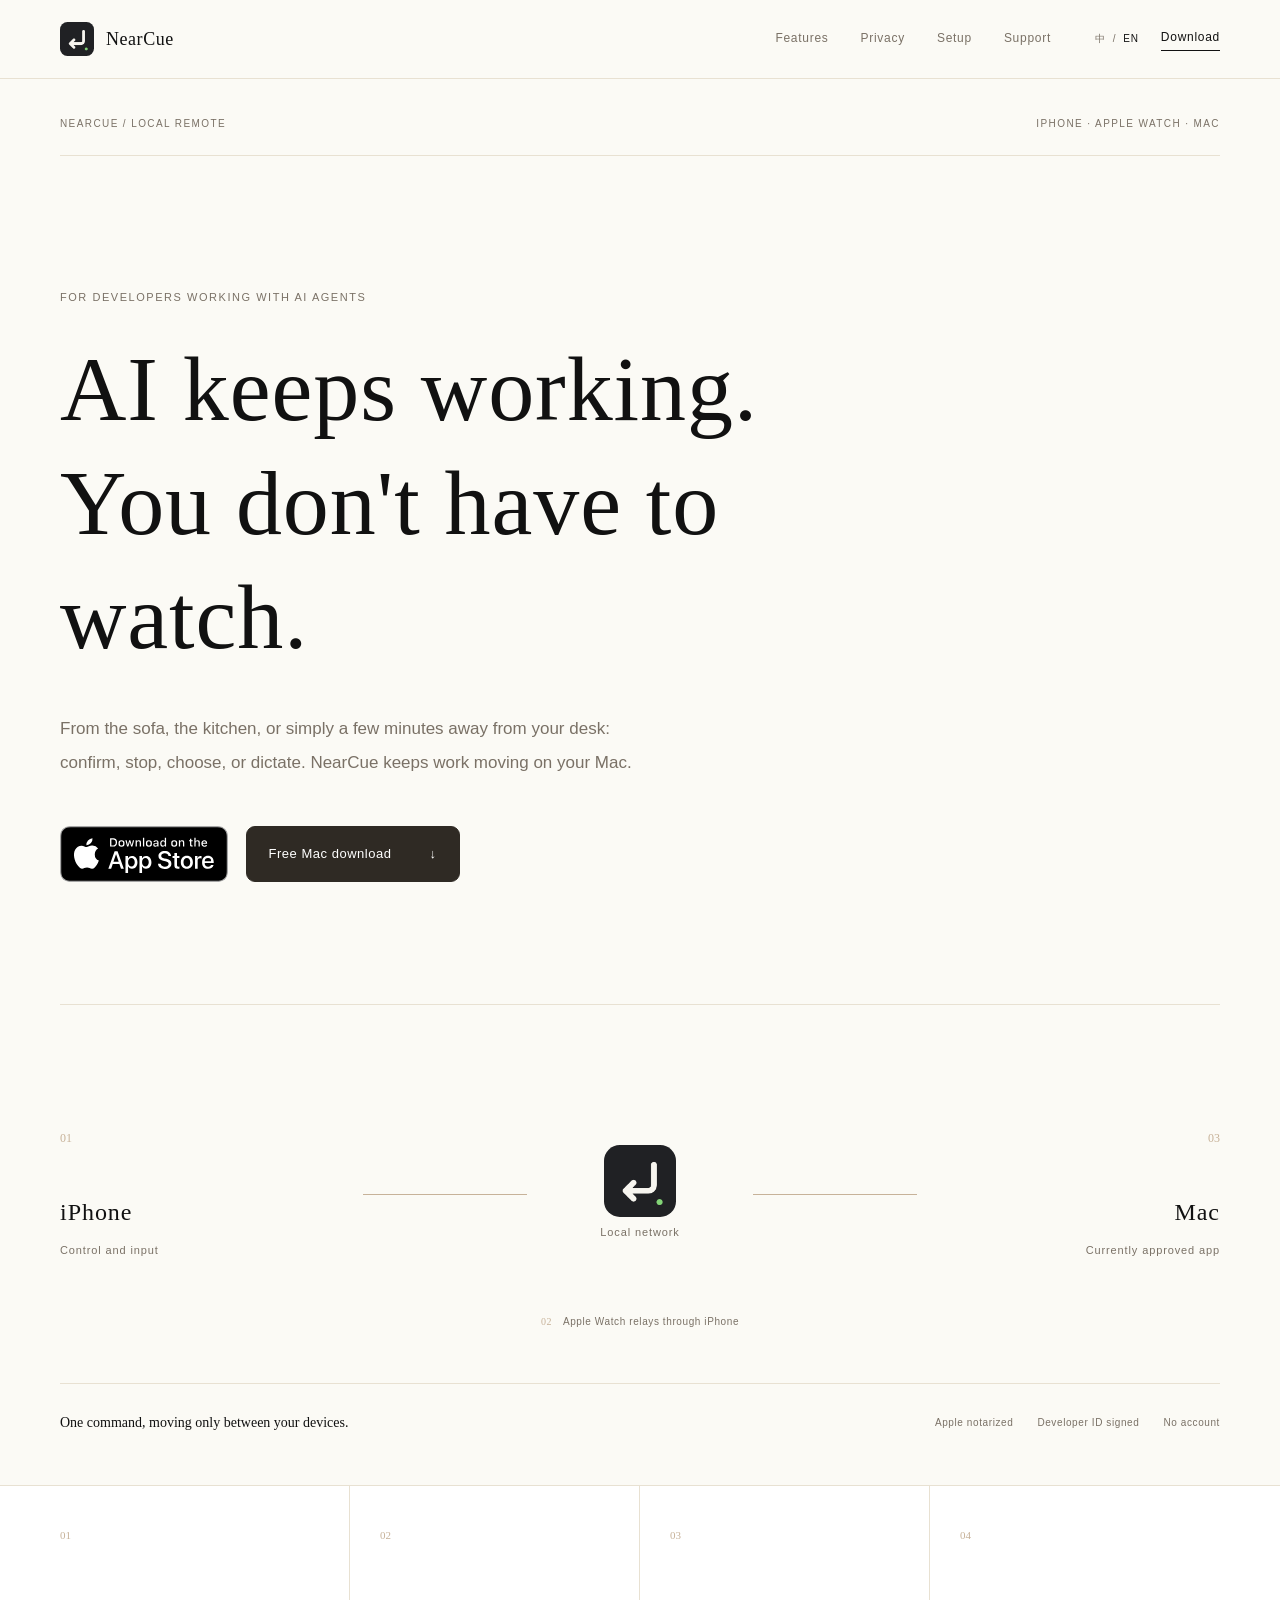
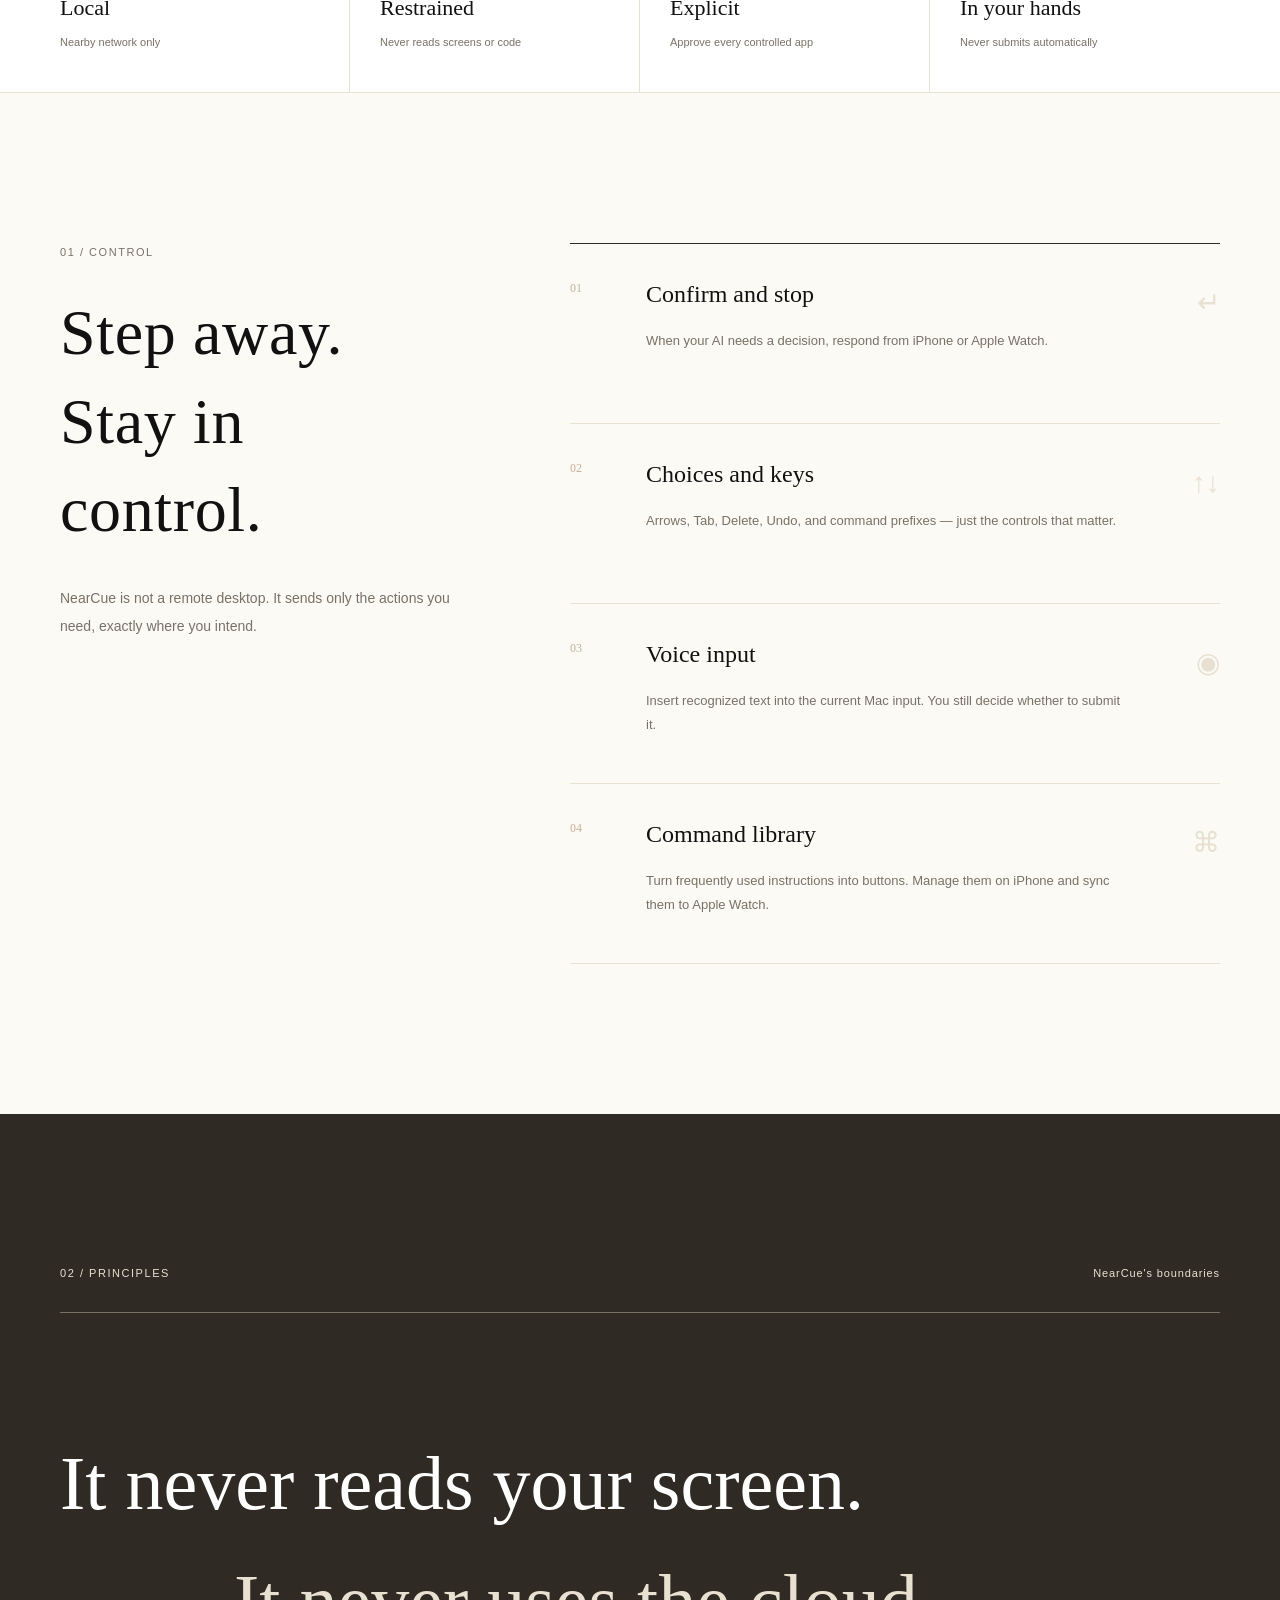
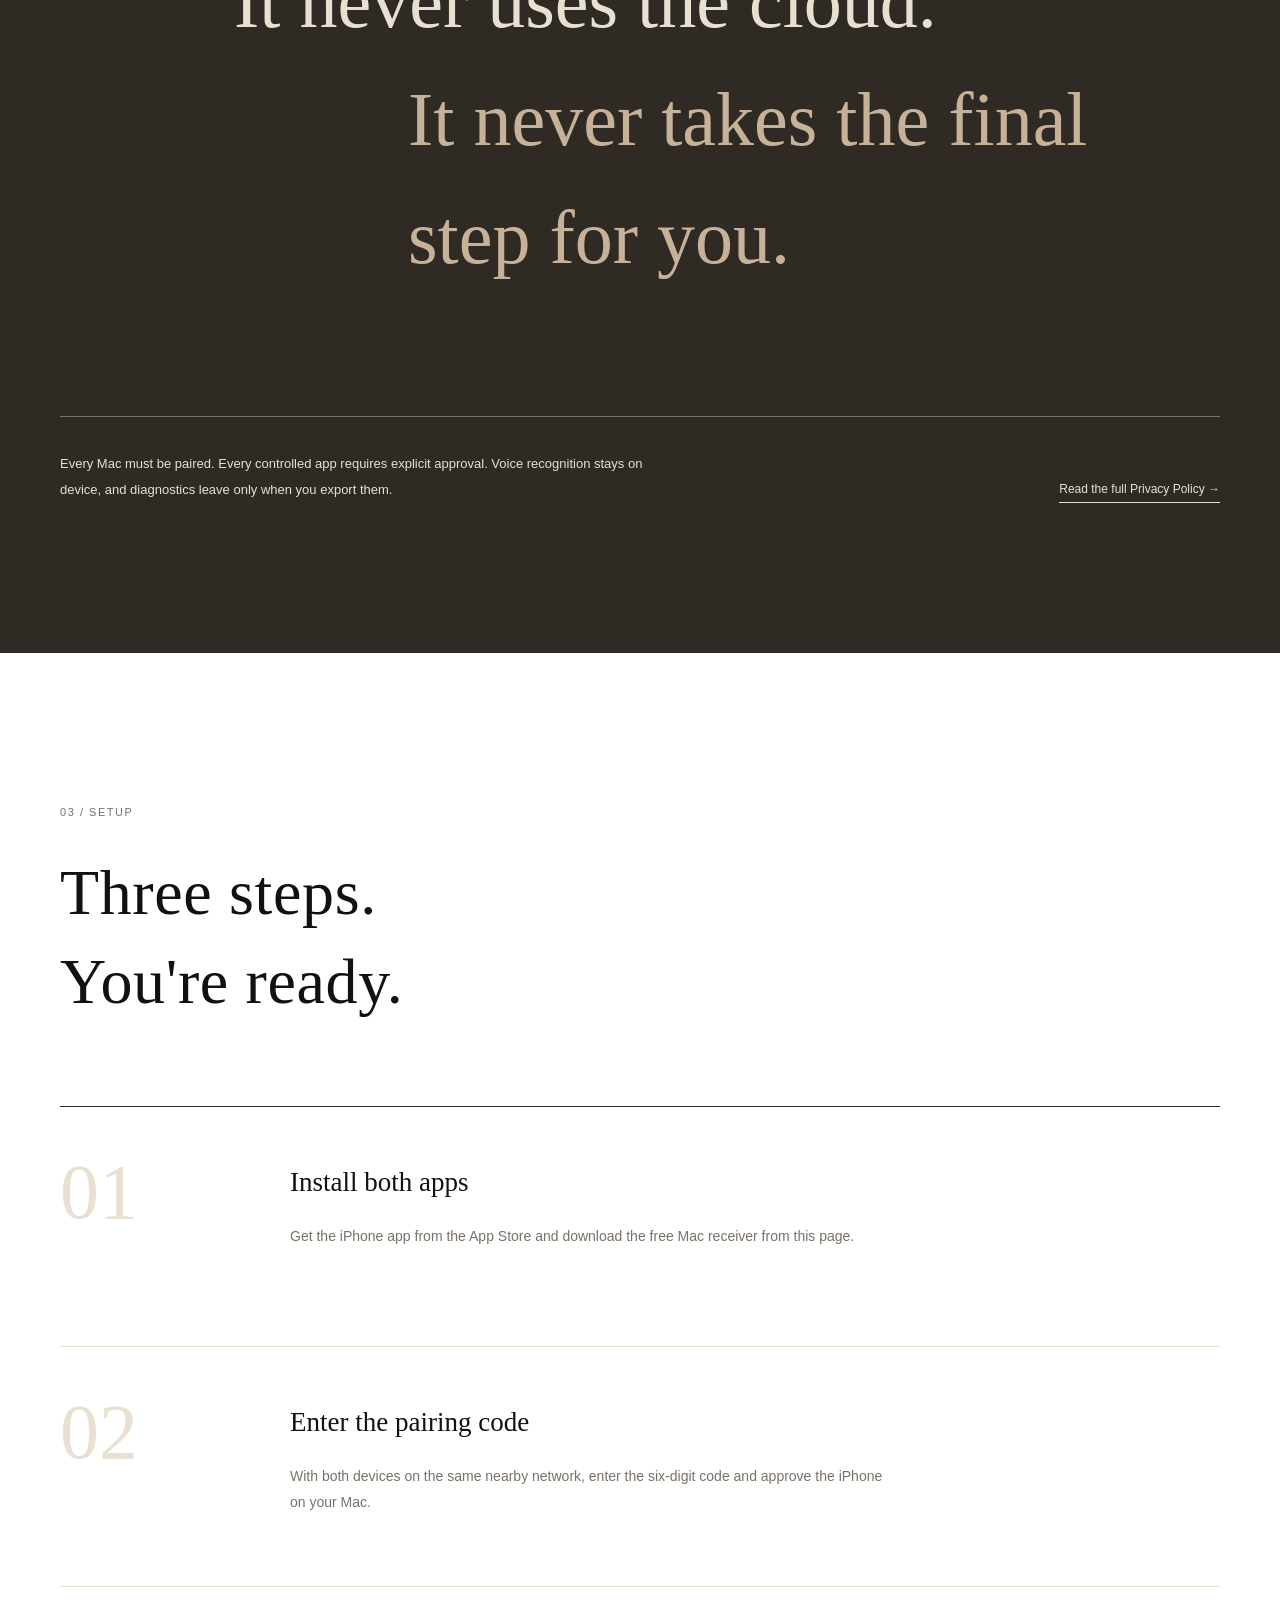
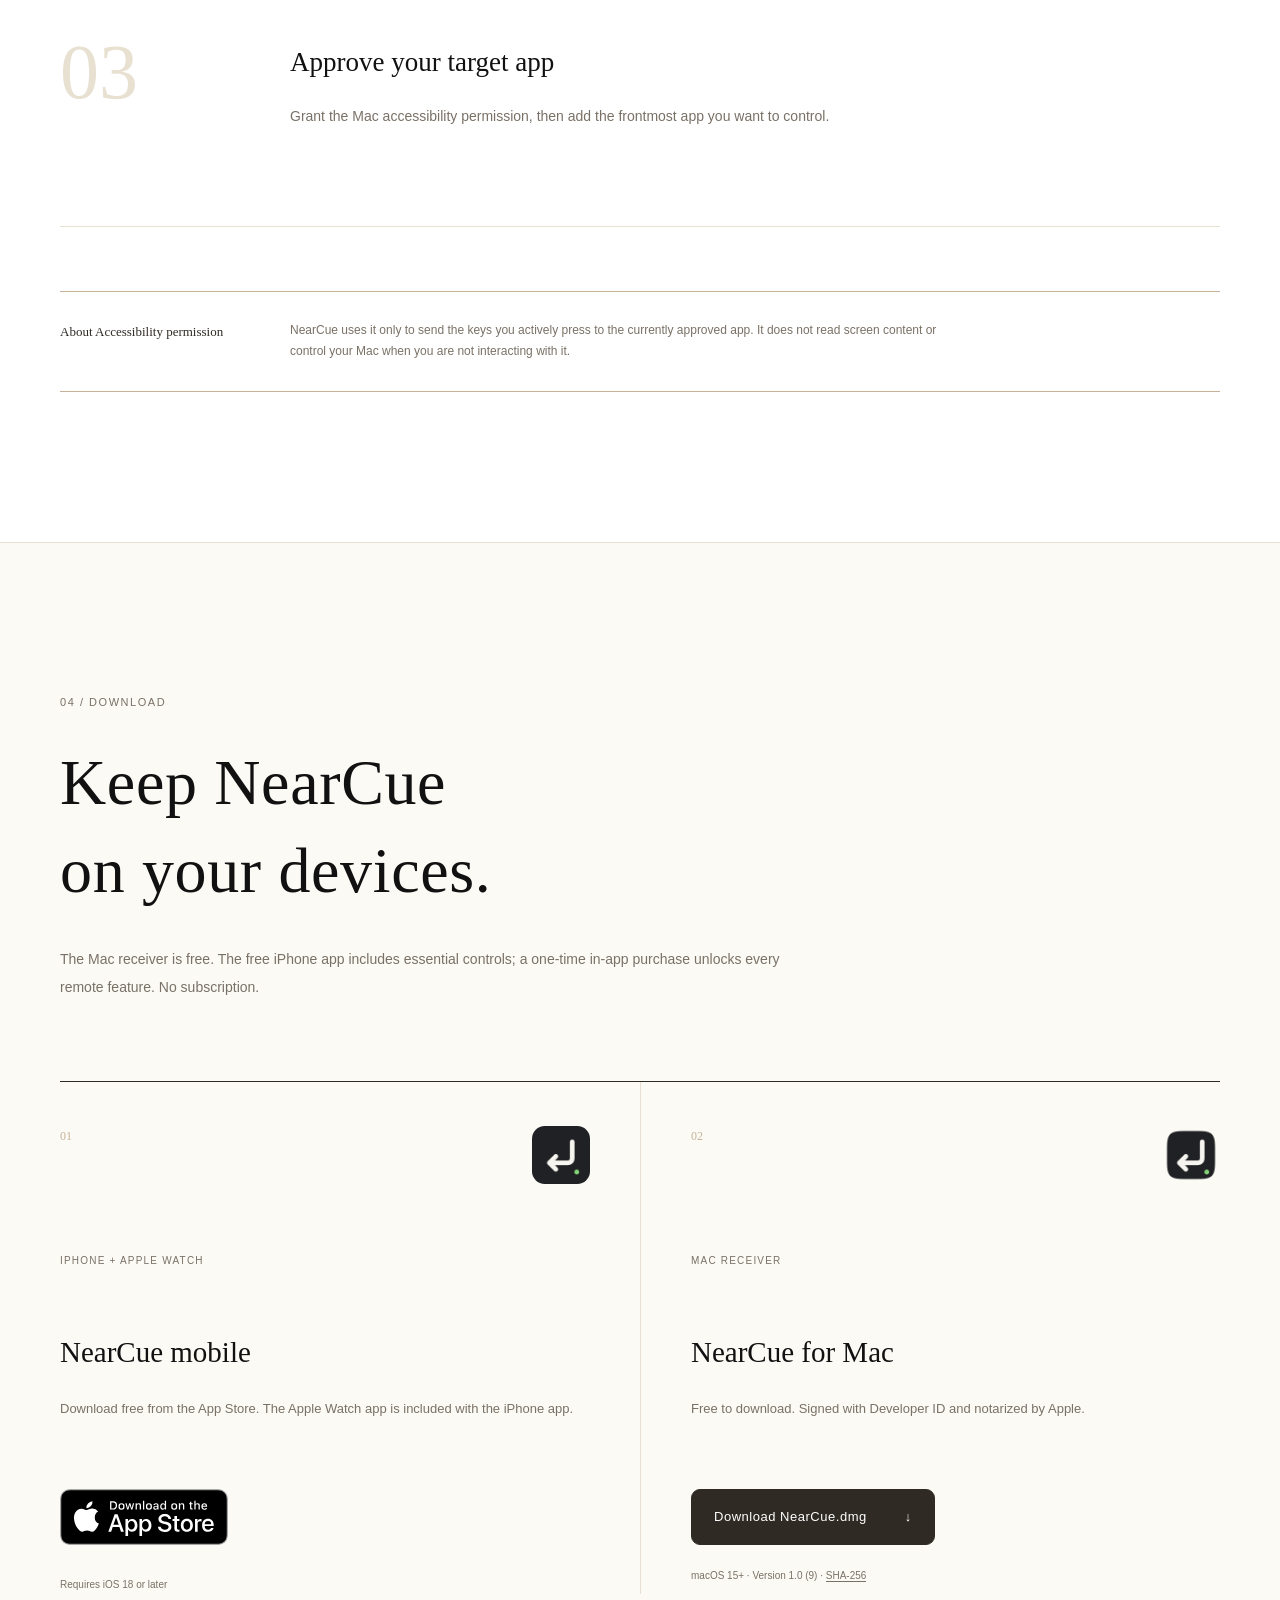
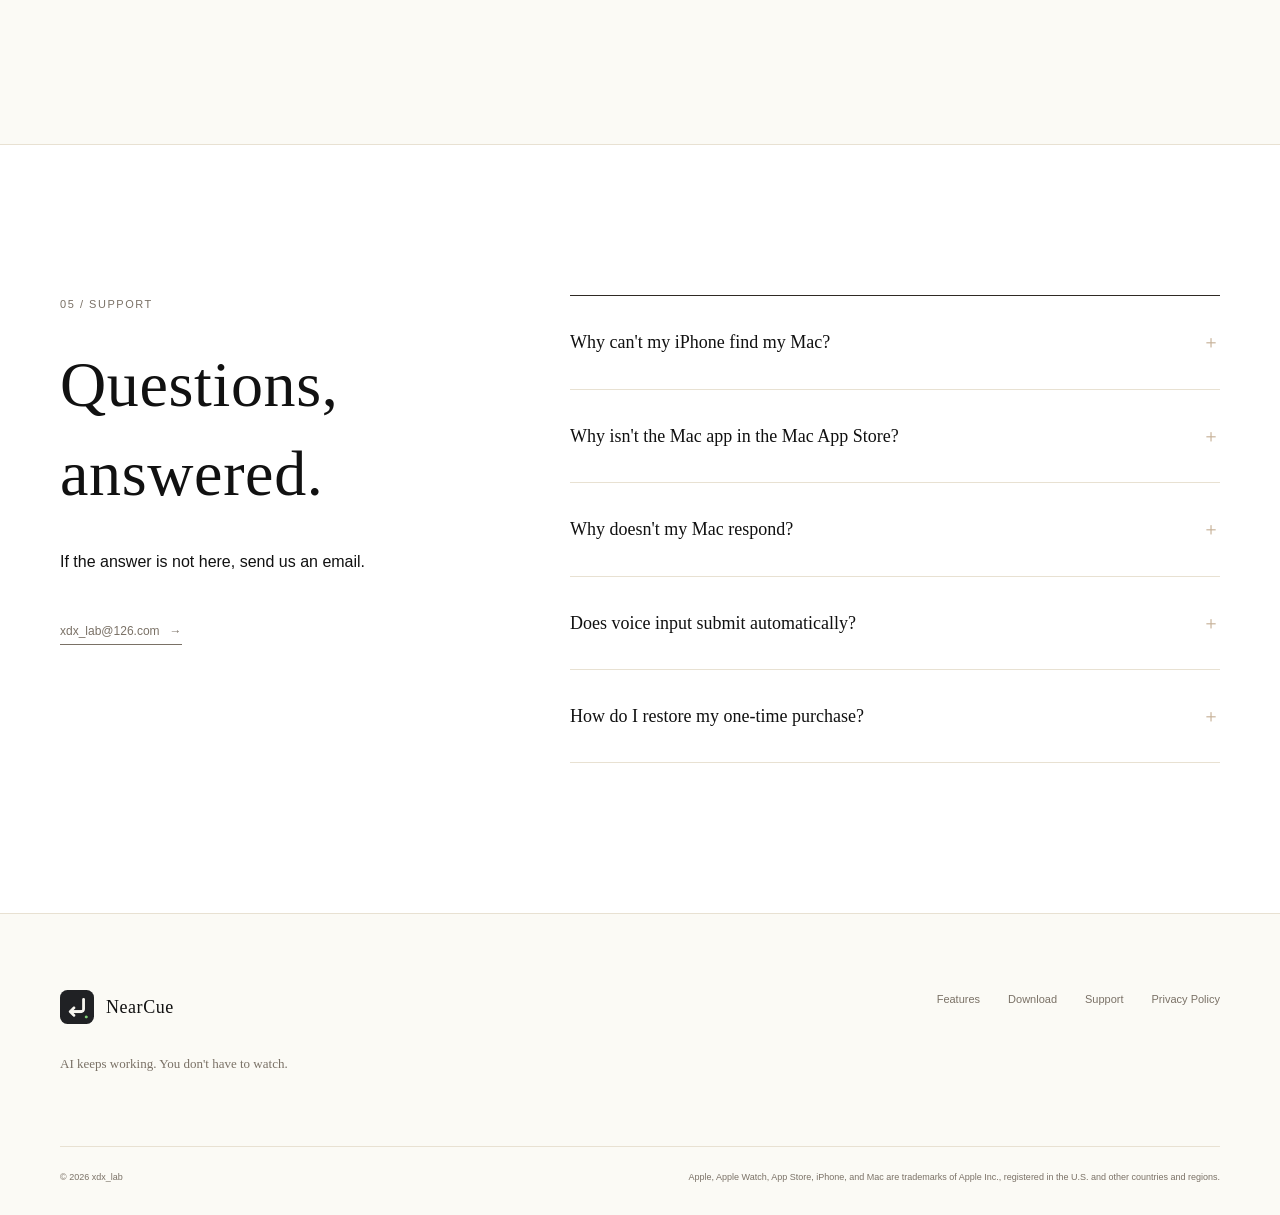
<file: index.html>
<!DOCTYPE html>
<html lang="zh-CN">
<head>
  <meta charset="utf-8">
  <meta name="viewport" content="width=device-width, initial-scale=1">
  <meta name="theme-color" content="#FBFAF5">
  <meta name="description" content="NearCue 把 iPhone 和 Apple Watch 变成 Mac 上 AI 编程工具的本地遥控器。确认、停止、选择和语音输入，不必守在屏幕前。">
  <meta property="og:type" content="website">
  <meta property="og:locale" content="zh_CN">
  <meta property="og:locale:alternate" content="en_US">
  <meta property="og:title" content="NearCue — AI 在跑，你不必守着">
  <meta property="og:description" content="用 iPhone 和 Apple Watch，安全遥控 Mac 上的 AI 编程工具。">
  <meta property="og:url" content="https://mandandan.cn/nearcue/">
  <meta property="og:image" content="https://mandandan.cn/nearcue/assets/og-nearcue.png">
  <meta name="twitter:card" content="summary_large_image">
  <meta name="twitter:title" content="NearCue — AI 在跑，你不必守着">
  <meta name="twitter:description" content="用 iPhone 和 Apple Watch，安全遥控 Mac 上的 AI 编程工具。">
  <meta name="twitter:image" content="https://mandandan.cn/nearcue/assets/og-nearcue.png">
  <link rel="canonical" href="https://mandandan.cn/nearcue/">
  <link rel="alternate" hreflang="zh-Hans" href="https://mandandan.cn/nearcue/">
  <link rel="alternate" hreflang="en" href="https://mandandan.cn/nearcue/en.html">
  <link rel="alternate" hreflang="x-default" href="https://mandandan.cn/nearcue/en.html">
  <link rel="icon" type="image/png" href="./assets/nearcue-icon.png">
  <link rel="apple-touch-icon" href="./assets/nearcue-icon.png">
  <style>
    :root {
      --design-surface: #FBFAF5;
      --design-white: #FFFFFF;
      --design-text: #111111;
      --design-ink: #2F2A24;
      --design-muted: #7A7166;
      --design-paper: #E8E1D2;
      --design-warm-gray: #C7B299;
      --design-serif: "Noto Serif SC", "Yu Mincho", serif;
      --design-sans: "Noto Sans SC", Inter, sans-serif;
    }
    html { font-family: "Noto Sans SC", Inter, sans-serif; }
    h1 { font-family: "Noto Serif SC", "Yu Mincho", serif; }
  </style>
  <script src="./language.js?v=20260722-1" data-current-language="zh-Hans" data-alternate-page="./en.html"></script>
  <link rel="stylesheet" href="./styles.css?v=20260722-3">
  <title>NearCue — AI 编程遥控器</title>
</head>
<body>
  <a class="skip-link" href="#main">跳到主要内容</a>

  <header class="site-header">
    <div class="shell nav-shell">
      <a class="brand" href="#top" aria-label="NearCue 首页">
        <img src="./assets/nearcue-icon.png" width="34" height="34" alt="">
        <span>NearCue</span>
      </a>
      <nav class="nav-links" aria-label="主导航">
        <a href="#features">功能</a>
        <a href="#principles">隐私</a>
        <a href="#setup">使用方法</a>
        <a href="#faq">支持</a>
      </nav>
      <div class="nav-actions">
        <div class="language-switch" role="group" aria-label="语言切换"><span aria-current="page">中</span><span aria-hidden="true">/</span><a href="./en.html" lang="en" hreflang="en" data-language-choice="en">EN</a></div>
        <a class="nav-download" href="#download">下载 / Download</a>
      </div>
    </div>
  </header>

  <main id="main">
    <section class="hero" id="top">
      <div class="shell">
        <div class="hero-meta" role="group" aria-label="产品信息">
          <span>NearCue / Local Remote</span>
          <span>iPhone · Apple Watch · Mac</span>
        </div>

        <div class="hero-copy">
          <p class="eyebrow">给正在使用 AI Agent 的开发者</p>
          <h1>AI 在跑。<br>你不必守着。</h1>
          <p class="hero-lead">从沙发、厨房，或只是离开桌面的几分钟里，确认、停止、选择，说一句话。NearCue 让 Mac 上的任务继续推进。</p>
          <div class="hero-actions">
            <a class="app-store-link" href="https://apps.apple.com/cn/app/id6792160509" target="_blank" rel="noopener" aria-label="在 App Store 下载 NearCue iPhone 版">
              <img src="./assets/app-store-badge.svg" width="163" height="60" alt="在 App Store 下载">
            </a>
            <a class="button button-ink" href="https://mandandan.cn/nearcue/downloads/NearCue.dmg">
              <span>Mac 版免费下载</span><span aria-hidden="true">↓</span>
            </a>
          </div>
        </div>

        <div class="hero-map" role="group" aria-label="NearCue 通过本地网络连接 iPhone、Apple Watch 与 Mac">
          <div class="map-node">
            <span class="map-number">01</span>
            <strong>iPhone</strong>
            <small>操作与输入</small>
          </div>
          <div class="map-line" aria-hidden="true"><span></span></div>
          <div class="map-center">
            <img src="./assets/nearcue-icon.png" width="72" height="72" alt="NearCue">
            <small>本地网络</small>
          </div>
          <div class="map-line" aria-hidden="true"><span></span></div>
          <div class="map-node map-node-end">
            <span class="map-number">03</span>
            <strong>Mac</strong>
            <small>当前允许的应用</small>
          </div>
          <div class="watch-note"><span>02</span> Apple Watch 经 iPhone 中继</div>
        </div>

        <div class="hero-foot">
          <p>一条指令，只在你的设备之间流动。</p>
          <div><span>Apple 公证</span><span>Developer ID 签名</span><span>无账号</span></div>
        </div>
      </div>
    </section>

    <section class="facts" aria-label="NearCue 隐私特性">
      <div class="shell facts-grid">
        <div><span>01</span><strong>本地</strong><p>附近网络通信</p></div>
        <div><span>02</span><strong>克制</strong><p>不读取屏幕与代码</p></div>
        <div><span>03</span><strong>明确</strong><p>每个应用单独允许</p></div>
        <div><span>04</span><strong>可控</strong><p>绝不自动提交</p></div>
      </div>
    </section>

    <section class="section editorial-section" id="features">
      <div class="shell editorial-grid">
        <header class="section-heading">
          <p class="section-label">01 / Control</p>
          <h2>远一点，<br>也在掌控中。</h2>
          <p>NearCue 不是远程桌面。它只把必要的动作，送到必要的位置。</p>
        </header>

        <div class="feature-list">
          <article class="feature-row">
            <span class="feature-number">01</span>
            <div><h3>确认与停止</h3><p>AI 等你拍板时，在 iPhone 或 Apple Watch 上按一下。</p></div>
            <span class="feature-mark" aria-hidden="true">↵</span>
          </article>
          <article class="feature-row">
            <span class="feature-number">02</span>
            <div><h3>选项与按键</h3><p>方向、Tab、删除、撤销与命令前缀，保留真正有用的控制。</p></div>
            <span class="feature-mark" aria-hidden="true">↑↓</span>
          </article>
          <article class="feature-row">
            <span class="feature-number">03</span>
            <div><h3>语音输入</h3><p>把识别文字插入 Mac 当前输入框。你仍然决定是否提交。</p></div>
            <span class="feature-mark" aria-hidden="true">◉</span>
          </article>
          <article class="feature-row">
            <span class="feature-number">04</span>
            <div><h3>命令库</h3><p>把常用指令整理成按钮，在手机管理，并同步到手表。</p></div>
            <span class="feature-mark" aria-hidden="true">⌘</span>
          </article>
        </div>
      </div>
    </section>

    <section class="section principles-section" id="principles">
      <div class="shell">
        <div class="principles-top">
          <p class="section-label">02 / Principles</p>
          <p>NearCue 的边界</p>
        </div>
        <div class="principles-statement">
          <p>不读取屏幕。</p>
          <p>不经过云端。</p>
          <p>不替你按下最后一步。</p>
        </div>
        <div class="principles-note">
          <p>每台 Mac 都需要配对。每个受控应用都需要明确允许。语音在设备端识别，诊断信息只由你手动导出。</p>
          <a href="./privacy.html">阅读完整隐私政策 <span aria-hidden="true">→</span></a>
        </div>
      </div>
    </section>

    <section class="section setup-section" id="setup">
      <div class="shell">
        <header class="section-heading section-heading-wide">
          <p class="section-label">03 / Setup</p>
          <h2>三步，开始。</h2>
        </header>

        <ol class="steps">
          <li>
            <span class="step-number">01</span>
            <div><h3>安装两端</h3><p>从 App Store 安装 iPhone 版，从本页下载免费的 Mac 接收端。</p></div>
          </li>
          <li>
            <span class="step-number">02</span>
            <div><h3>输入配对码</h3><p>两台设备位于同一附近网络时，输入六位配对码，并在 Mac 上批准。</p></div>
          </li>
          <li>
            <span class="step-number">03</span>
            <div><h3>允许目标应用</h3><p>授予 Mac 辅助功能权限，再添加你要控制的前台应用。</p></div>
          </li>
        </ol>

        <div class="permission-note">
          <span>关于辅助功能权限</span>
          <p>NearCue 用它把你主动按下的按键发送给当前允许的应用。它不会读取屏幕内容，也不会在你未操作时自动控制电脑。</p>
        </div>
      </div>
    </section>

    <section class="section download-section" id="download">
      <div class="shell">
        <header class="section-heading section-heading-wide">
          <p class="section-label">04 / Download</p>
          <h2>在你的设备上，<br>留下 NearCue。</h2>
          <p>Mac 接收端免费。iPhone 免费版提供基础控制，一次性内购买断可解锁全部遥控功能，无订阅。</p>
        </header>

        <div class="download-grid">
          <article class="download-item">
            <div class="download-head">
              <span>01</span>
              <img src="./assets/nearcue-icon.png" width="58" height="58" alt="NearCue 图标">
            </div>
            <div class="download-body">
              <p class="download-platform">iPhone + Apple Watch</p>
              <h3>NearCue 移动端</h3>
              <p>在 App Store 免费下载。Apple Watch App 随 iPhone 版提供。</p>
              <a class="app-store-link" href="https://apps.apple.com/cn/app/id6792160509" target="_blank" rel="noopener" aria-label="在 App Store 下载 NearCue">
                <img src="./assets/app-store-badge.svg" width="163" height="60" alt="在 App Store 下载">
              </a>
              <small>需要 iOS 18 或更高版本</small>
            </div>
          </article>

          <article class="download-item">
            <div class="download-head">
              <span>02</span>
              <img src="./assets/nearcue-mac-icon.png" width="58" height="58" alt="NearCue Mac 图标">
            </div>
            <div class="download-body">
              <p class="download-platform">Mac Receiver</p>
              <h3>NearCue for Mac</h3>
              <p>免费下载安装，使用 Developer ID 签名，并已通过 Apple 公证。</p>
              <a class="button button-ink" href="https://mandandan.cn/nearcue/downloads/NearCue.dmg"><span>下载 NearCue.dmg</span><span aria-hidden="true">↓</span></a>
              <small>macOS 15+ · 版本 1.0 (9) · <a href="https://mandandan.cn/nearcue/downloads/NearCue.dmg.sha256">SHA-256</a></small>
            </div>
          </article>
        </div>
      </div>
    </section>

    <section class="section faq-section" id="faq">
      <div class="shell faq-layout">
        <header class="section-heading">
          <p class="section-label">05 / Support</p>
          <h2>问题与回答。</h2>
          <p>如果这里没有答案，请写信给我们。</p>
          <a class="text-link" href="mailto:xdx_lab@126.com">xdx_lab@126.com <span aria-hidden="true">→</span></a>
        </header>

        <div class="faq-list">
          <details>
            <summary>iPhone 找不到我的 Mac？<span>＋</span></summary>
            <p>确认两台设备处于同一 Wi-Fi 或附近点对点网络，并在 iPhone 的“设置 → 隐私与安全性 → 本地网络”中允许 NearCue。Mac 端 NearCue 需要保持运行。</p>
          </details>
          <details>
            <summary>为什么 Mac 版不在 Mac App Store？<span>＋</span></summary>
            <p>NearCue 需要把你主动触发的按键发送到受控应用，因此使用辅助功能权限。Mac 版改为官网分发，但安装包仍使用 Apple Developer ID 签名并完成公证。</p>
          </details>
          <details>
            <summary>按下按钮后 Mac 没有反应？<span>＋</span></summary>
            <p>请检查 Mac 端是否已授予辅助功能权限、目标应用是否位于前台，以及该应用是否已经在 NearCue 中明确允许。</p>
          </details>
          <details>
            <summary>语音输入会自动提交吗？<span>＋</span></summary>
            <p>不会。NearCue 只把识别文字插入 Mac 当前输入框，不会自动确认或发送。最终提交始终由你决定。</p>
          </details>
          <details>
            <summary>怎样恢复一次性购买？<span>＋</span></summary>
            <p>在 iPhone 的 NearCue 设置或购买页面点击“恢复购买”，并使用购买时的 Apple 账户。Mac 接收端本身免费，无需再次购买。</p>
          </details>
        </div>
      </div>
    </section>
  </main>

  <footer class="site-footer">
    <div class="shell footer-main">
      <div>
        <a class="brand" href="#top"><img src="./assets/nearcue-icon.png" width="34" height="34" alt=""><span>NearCue</span></a>
        <p>AI 在跑。你不必守着。</p>
      </div>
      <div class="footer-links">
        <a href="#features">功能</a>
        <a href="#download">下载</a>
        <a href="#faq">支持</a>
        <a href="./privacy.html">隐私政策</a>
      </div>
    </div>
    <div class="shell footer-bottom">
      <span>© 2026 xdx_lab</span>
      <span>Apple、Apple Watch、App Store、iPhone 和 Mac 是 Apple Inc. 在美国及其他国家和地区注册的商标。</span>
    </div>
  </footer>
</body>
</html>
</file>
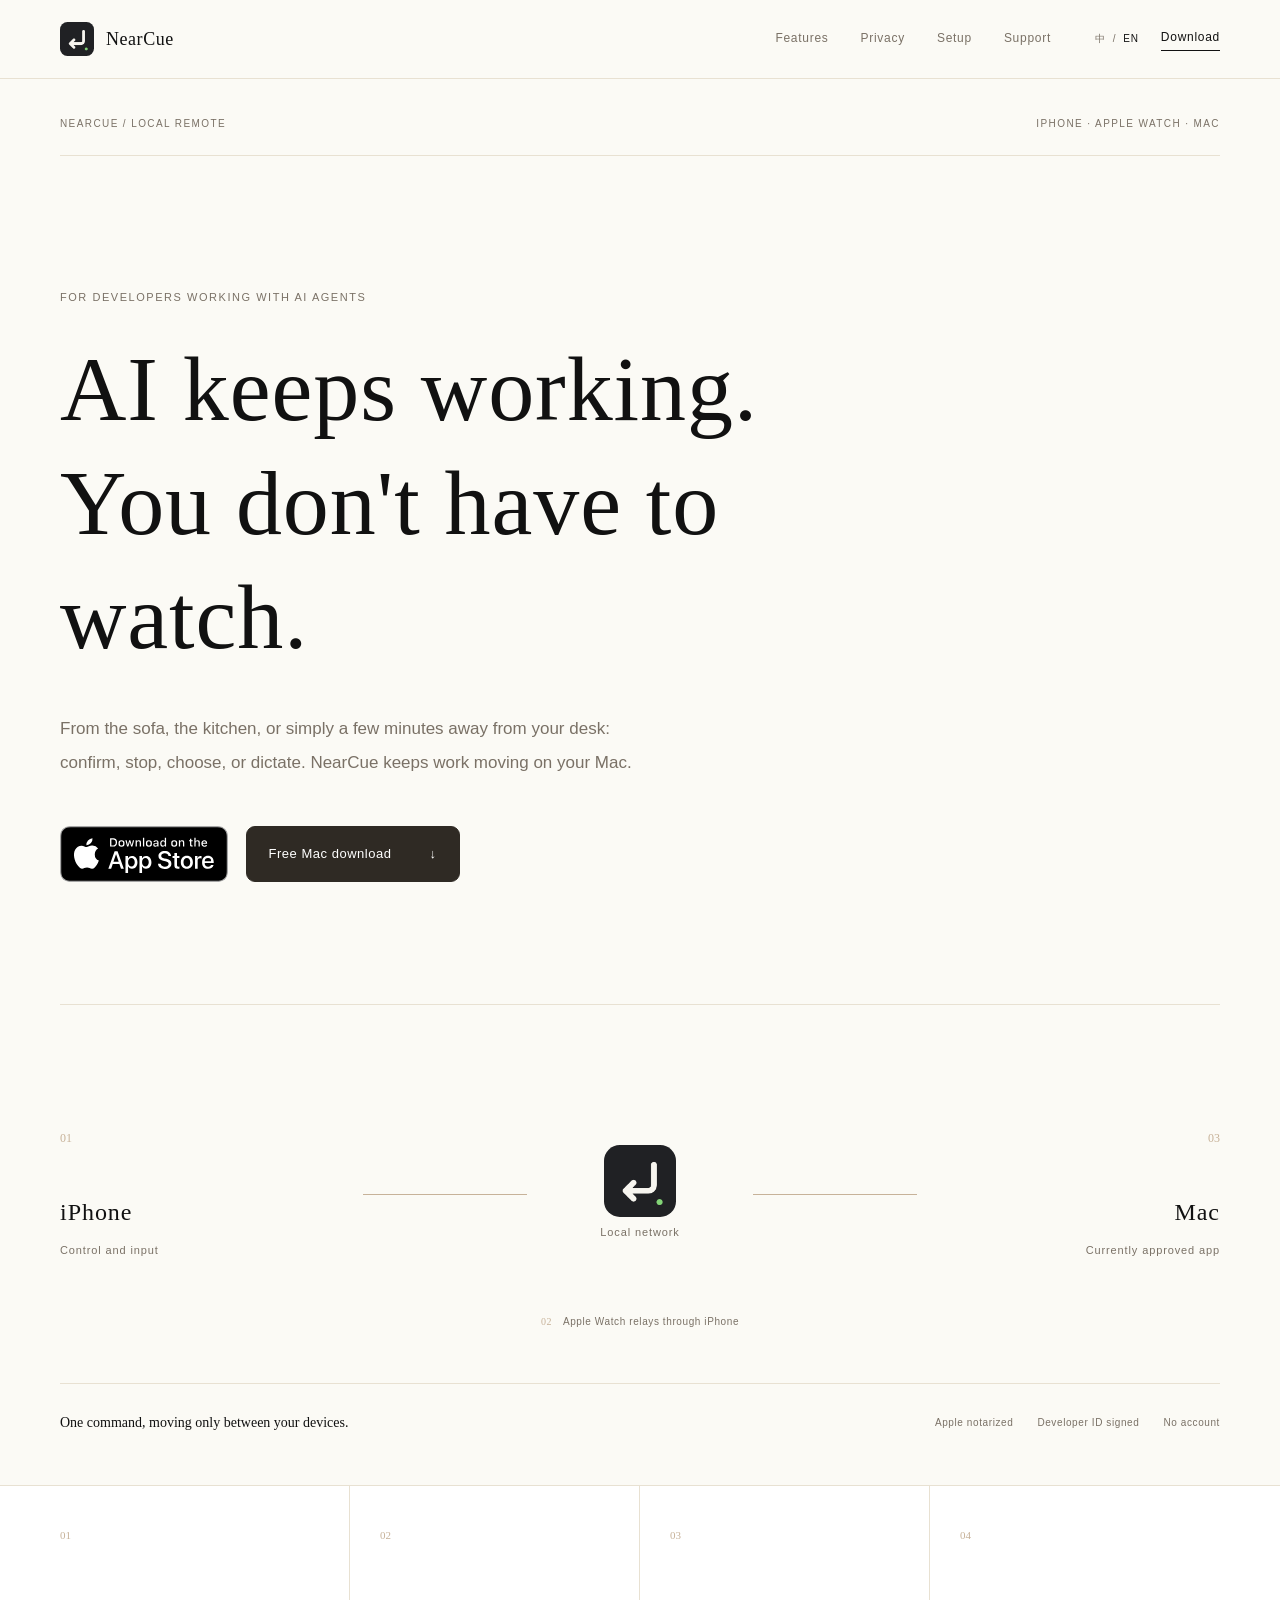
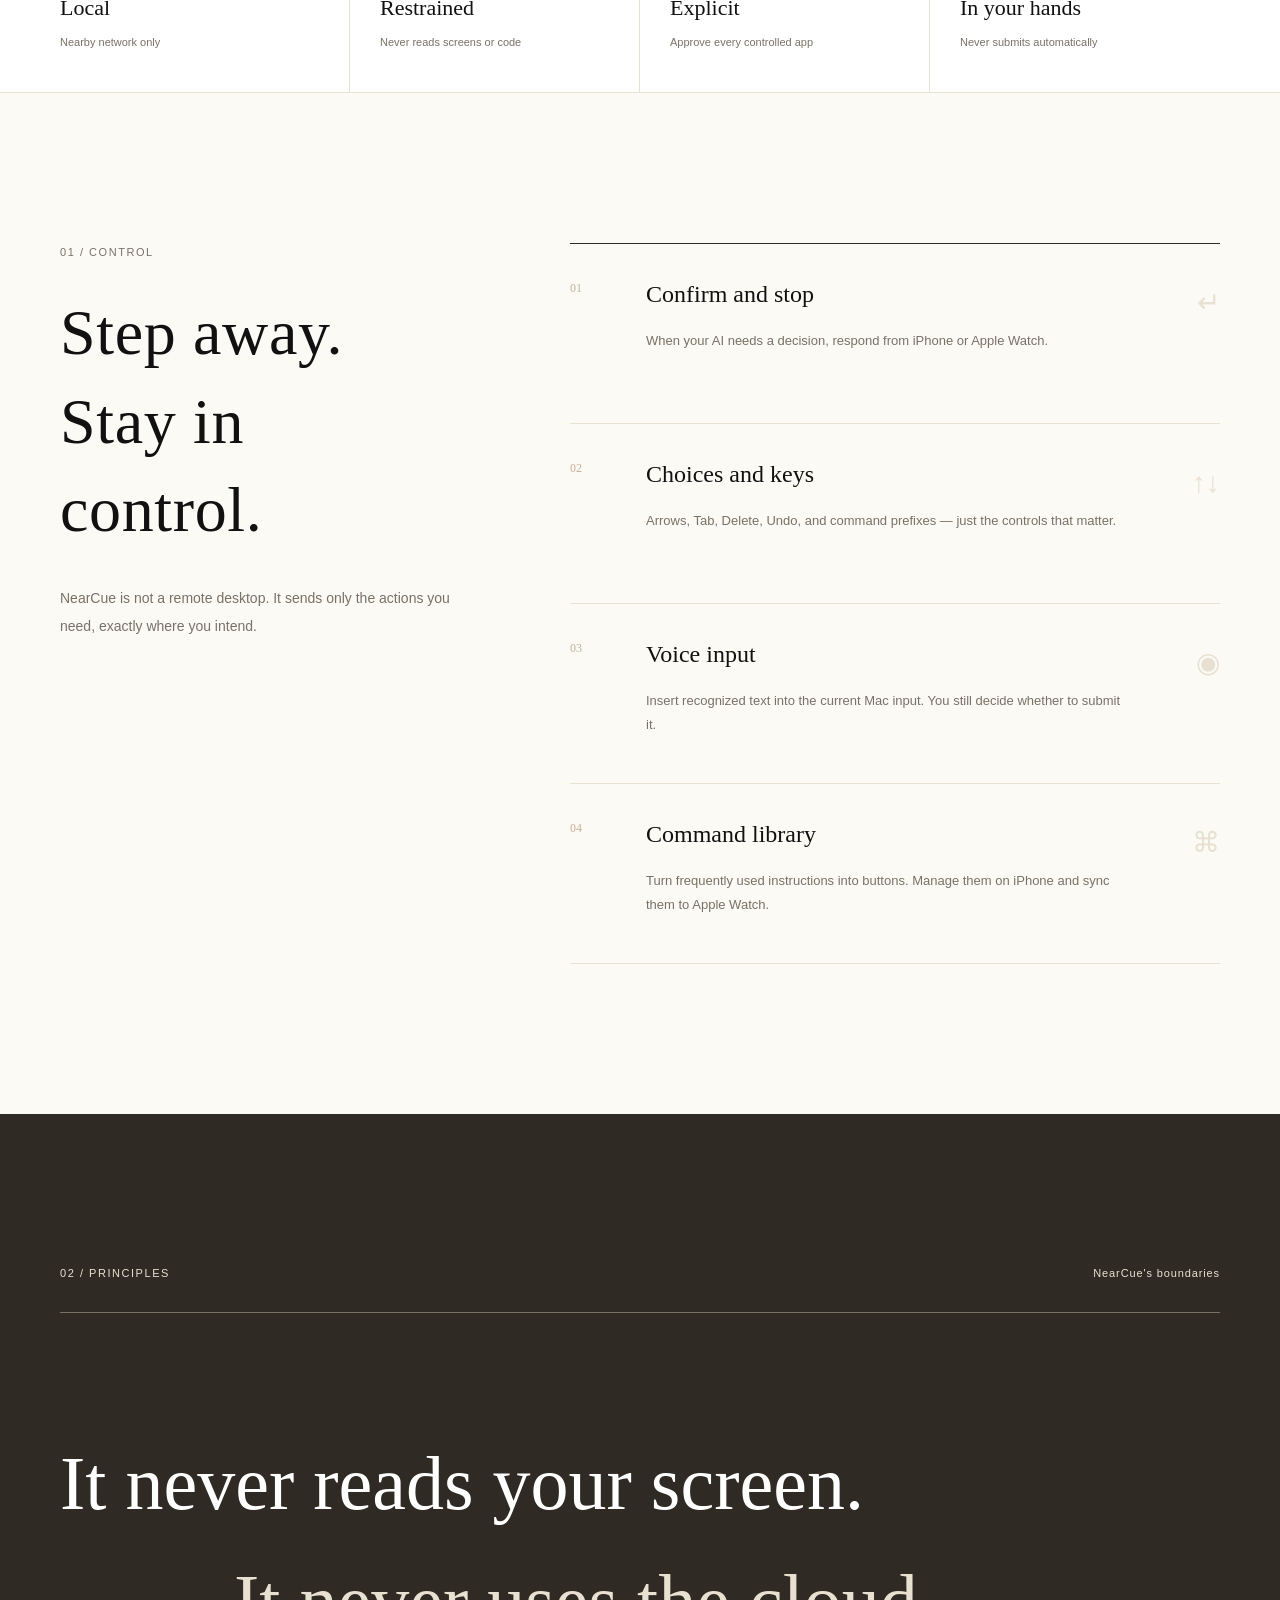
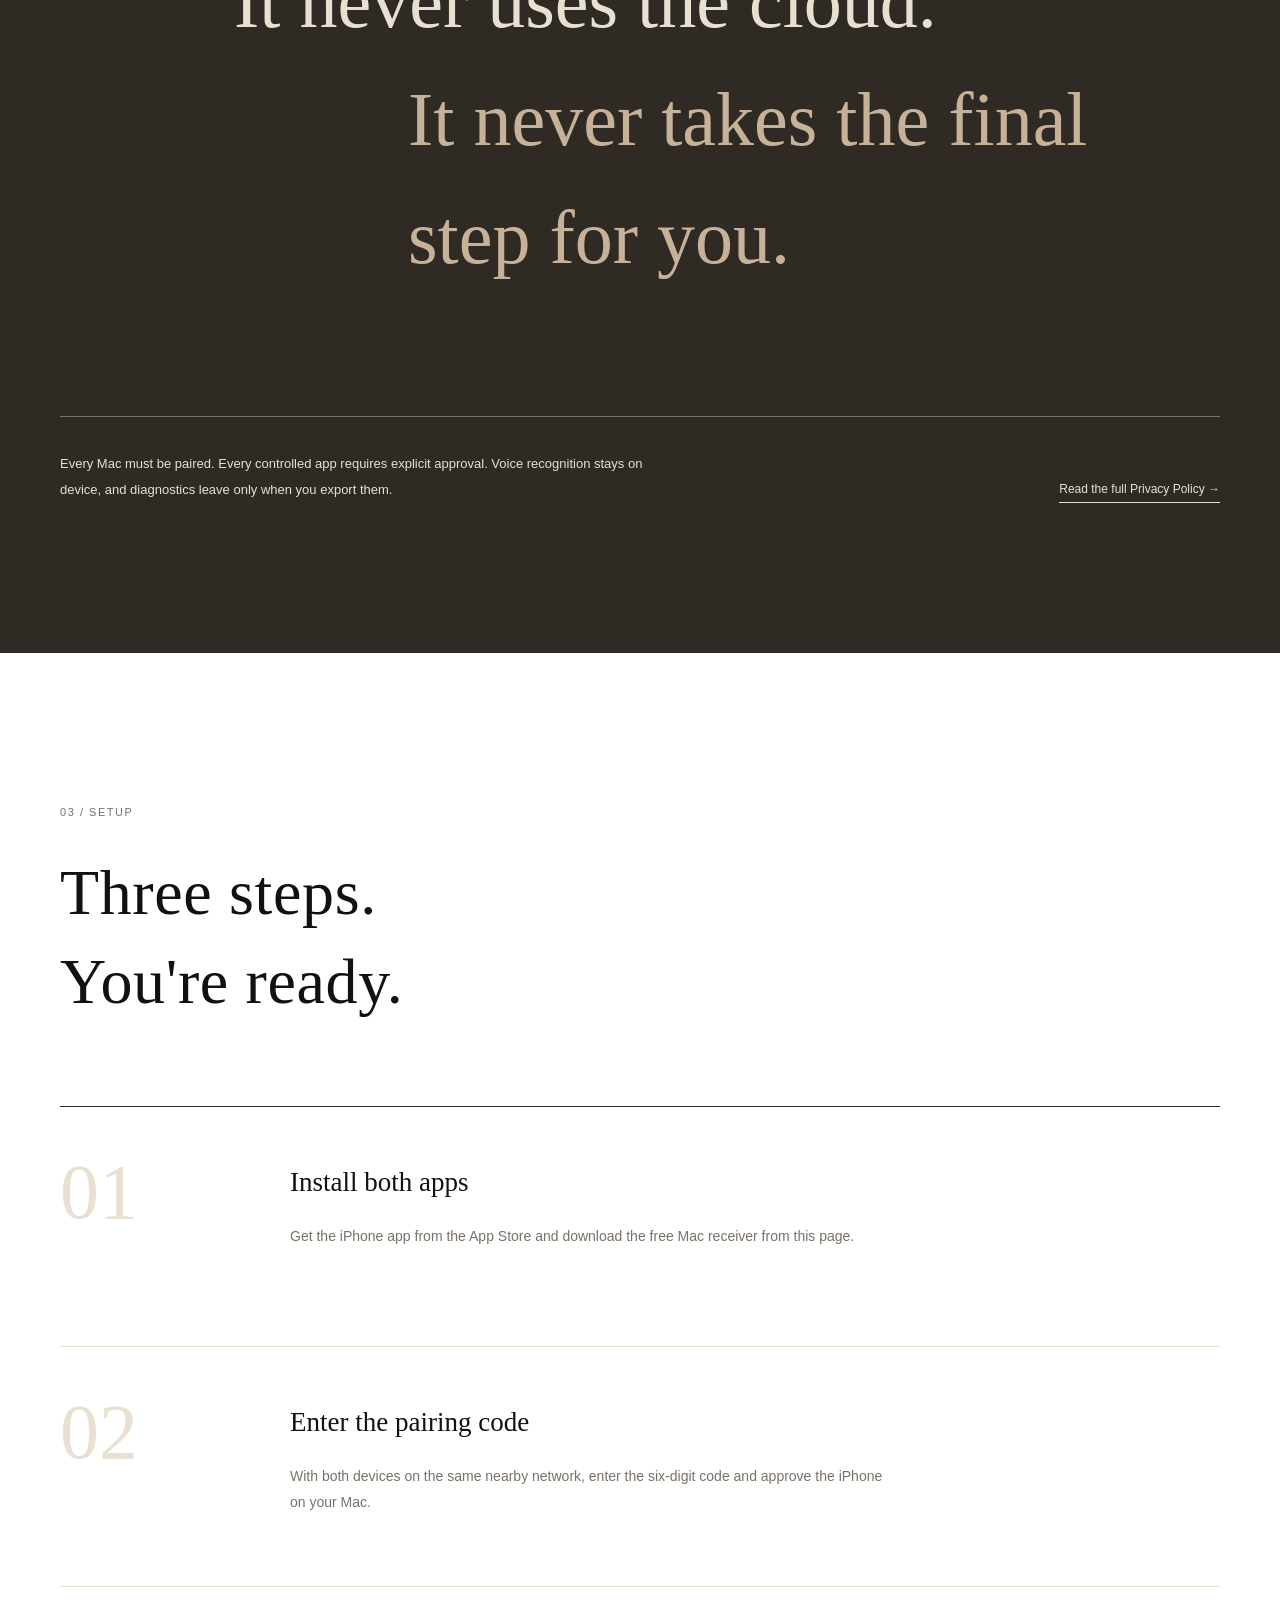
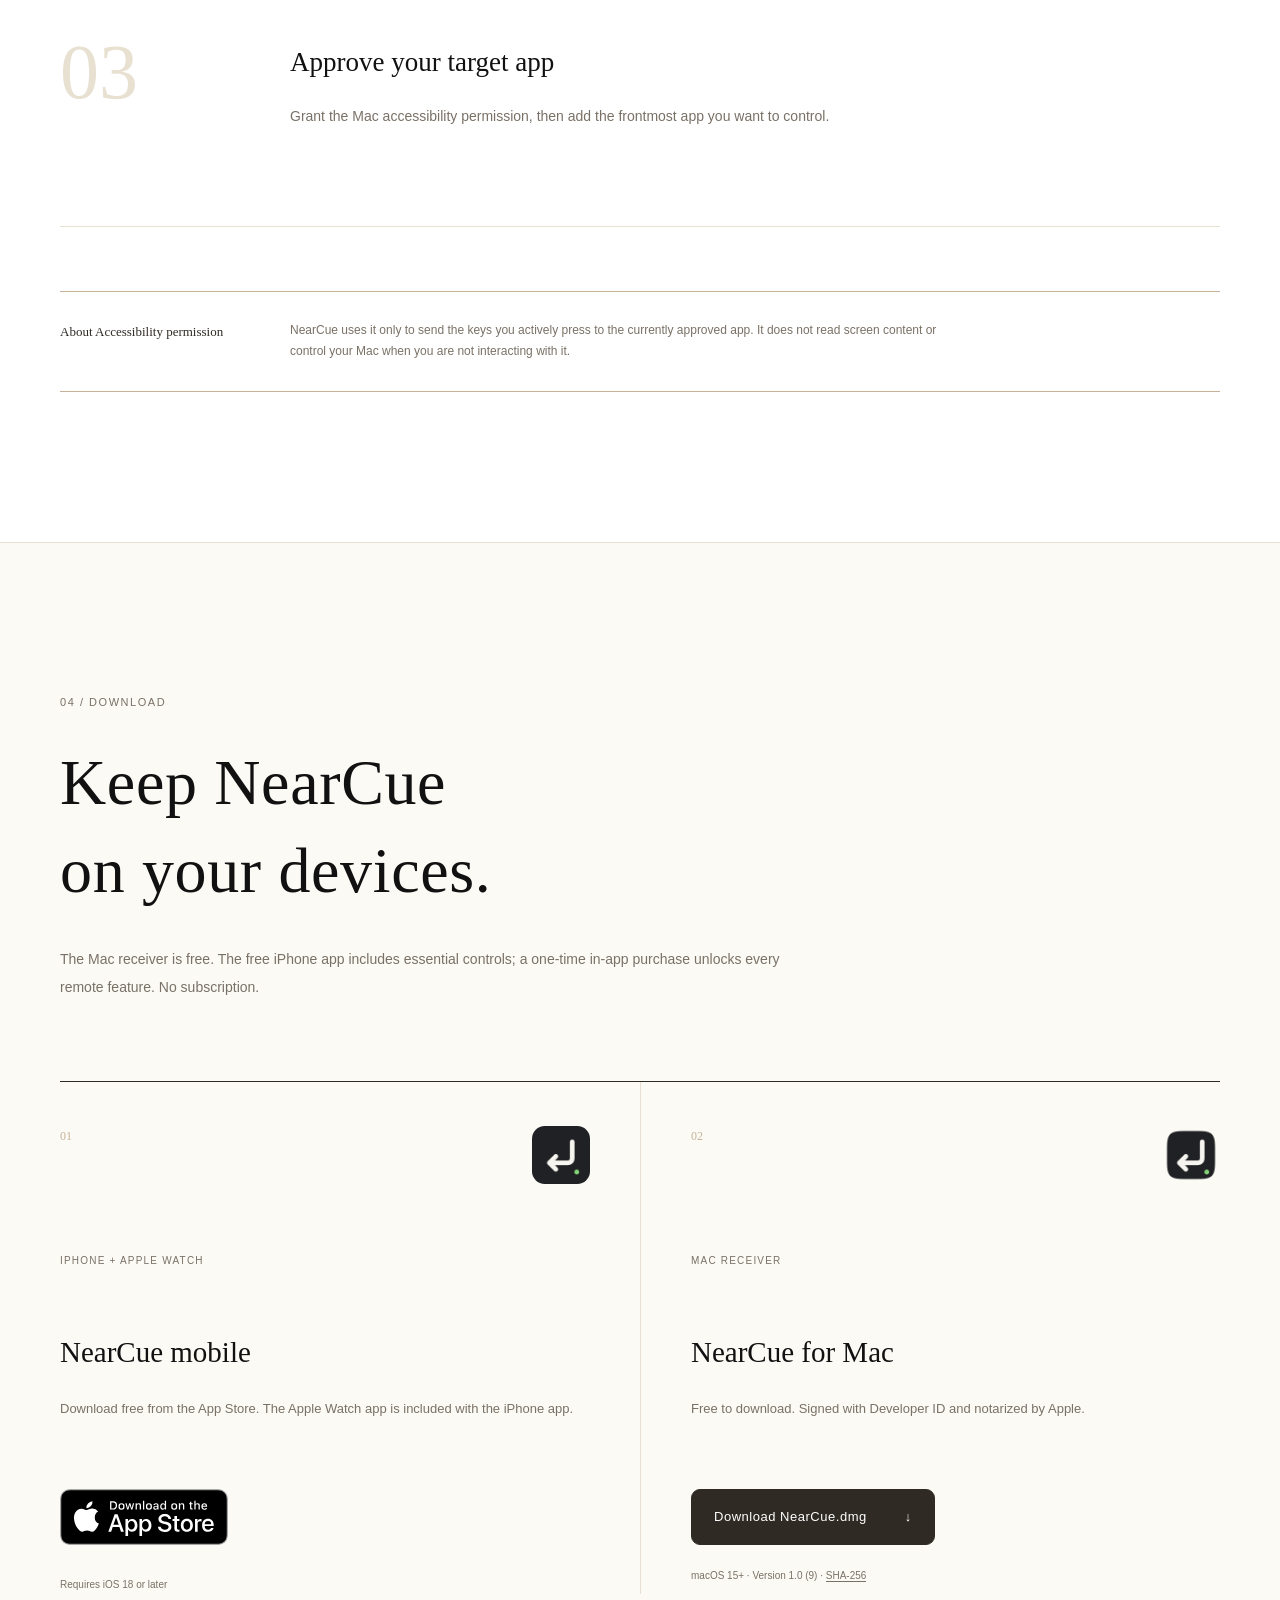
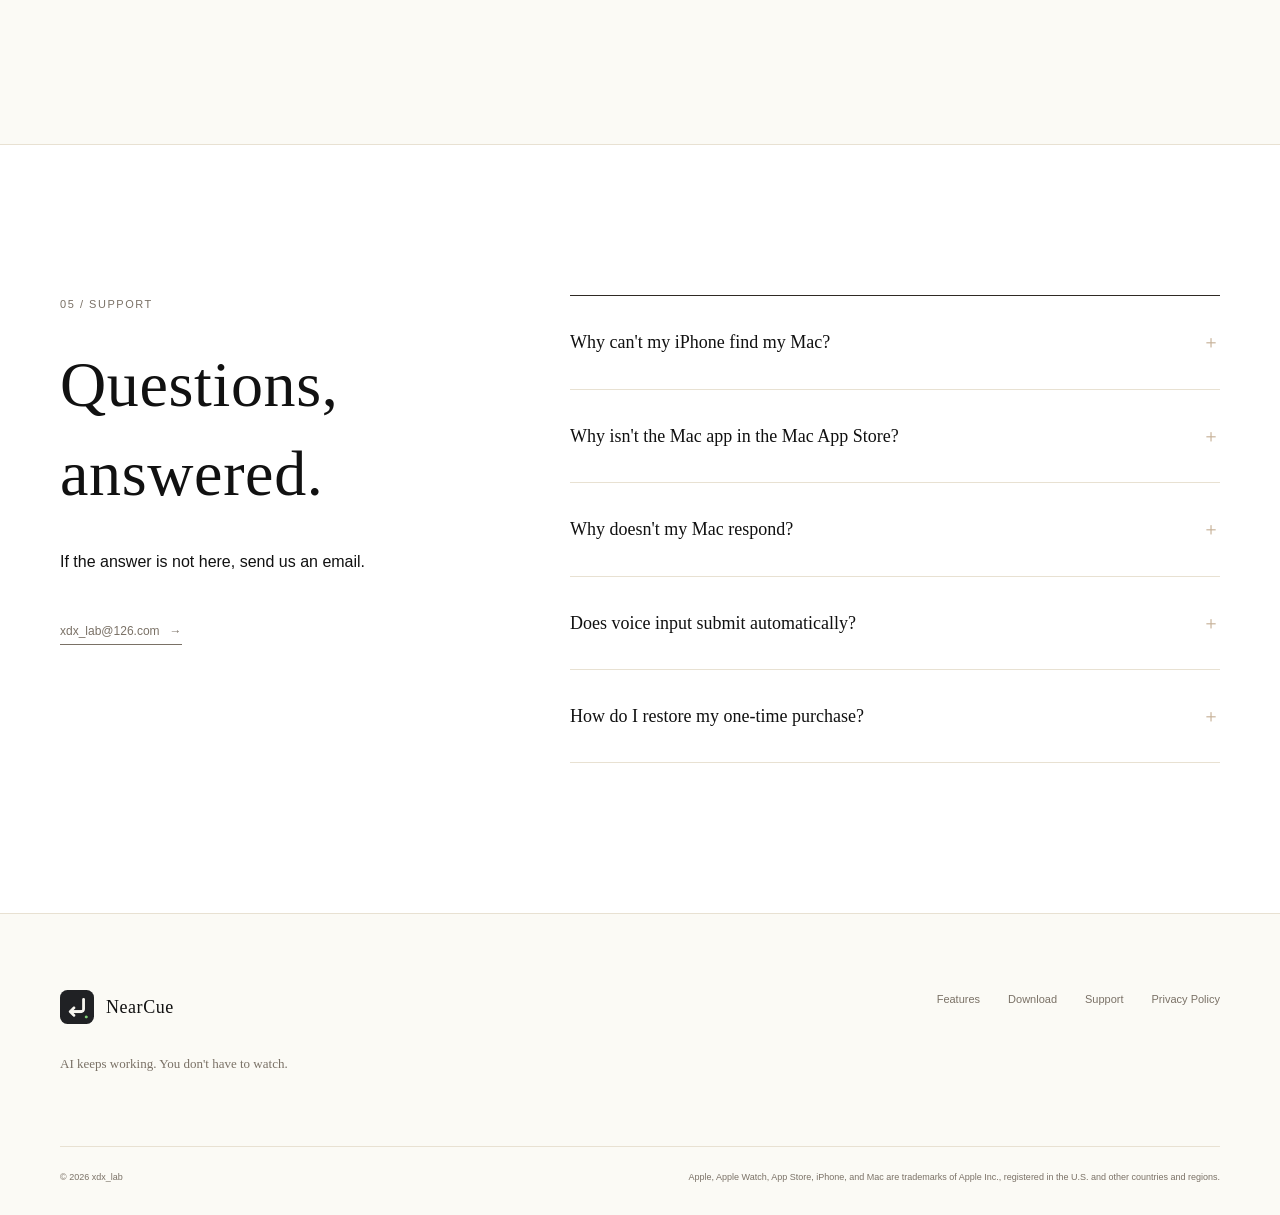
<file: en.html>
<!DOCTYPE html>
<html lang="en">
<head>
  <meta charset="utf-8">
  <meta name="viewport" content="width=device-width, initial-scale=1">
  <meta name="theme-color" content="#FBFAF5">
  <meta name="description" content="NearCue turns your iPhone and Apple Watch into a local remote for AI coding tools on your Mac. Confirm, stop, choose, and dictate without staying at your desk.">
  <meta property="og:type" content="website">
  <meta property="og:locale" content="en_US">
  <meta property="og:locale:alternate" content="zh_CN">
  <meta property="og:title" content="NearCue — AI keeps working. You don't have to watch.">
  <meta property="og:description" content="Safely control AI coding tools on your Mac from iPhone and Apple Watch.">
  <meta property="og:url" content="https://mandandan.cn/nearcue/en.html">
  <meta property="og:image" content="https://mandandan.cn/nearcue/assets/og-nearcue.png">
  <meta name="twitter:card" content="summary_large_image">
  <meta name="twitter:title" content="NearCue — AI keeps working. You don't have to watch.">
  <meta name="twitter:description" content="Safely control AI coding tools on your Mac from iPhone and Apple Watch.">
  <meta name="twitter:image" content="https://mandandan.cn/nearcue/assets/og-nearcue.png">
  <link rel="canonical" href="https://mandandan.cn/nearcue/en.html">
  <link rel="alternate" hreflang="zh-Hans" href="https://mandandan.cn/nearcue/">
  <link rel="alternate" hreflang="en" href="https://mandandan.cn/nearcue/en.html">
  <link rel="alternate" hreflang="x-default" href="https://mandandan.cn/nearcue/en.html">
  <link rel="icon" type="image/png" href="./assets/nearcue-icon.png">
  <link rel="apple-touch-icon" href="./assets/nearcue-icon.png">
  <script src="./language.js?v=20260722-1" data-current-language="en" data-alternate-page="./index.html"></script>
  <link rel="stylesheet" href="./styles.css?v=20260722-3">
  <title>NearCue — Local remote for AI coding</title>
</head>
<body>
  <a class="skip-link" href="#main">Skip to main content</a>

  <header class="site-header">
    <div class="shell nav-shell">
      <a class="brand" href="#top" aria-label="NearCue home">
        <img src="./assets/nearcue-icon.png" width="34" height="34" alt="">
        <span>NearCue</span>
      </a>
      <nav class="nav-links" aria-label="Main navigation">
        <a href="#features">Features</a>
        <a href="#principles">Privacy</a>
        <a href="#setup">Setup</a>
        <a href="#faq">Support</a>
      </nav>
      <div class="nav-actions">
        <div class="language-switch" role="group" aria-label="Language"><a href="./index.html" lang="zh-Hans" hreflang="zh-Hans" data-language-choice="zh-Hans">中</a><span aria-hidden="true">/</span><span aria-current="page">EN</span></div>
        <a class="nav-download" href="#download">Download</a>
      </div>
    </div>
  </header>

  <main id="main">
    <section class="hero" id="top">
      <div class="shell">
        <div class="hero-meta" role="group" aria-label="Product information">
          <span>NearCue / Local Remote</span>
          <span>iPhone · Apple Watch · Mac</span>
        </div>

        <div class="hero-copy">
          <p class="eyebrow">For developers working with AI agents</p>
          <h1>AI keeps working.<br>You don't have to watch.</h1>
          <p class="hero-lead">From the sofa, the kitchen, or simply a few minutes away from your desk: confirm, stop, choose, or dictate. NearCue keeps work moving on your Mac.</p>
          <div class="hero-actions">
            <a class="app-store-link" href="https://apps.apple.com/app/id6792160509" target="_blank" rel="noopener" aria-label="Download NearCue for iPhone on the App Store">
              <img src="./assets/app-store-badge-en.svg" width="163" height="60" alt="Download on the App Store">
            </a>
            <a class="button button-ink" href="https://mandandan.cn/nearcue/downloads/NearCue.dmg">
              <span>Free Mac download</span><span aria-hidden="true">↓</span>
            </a>
          </div>
        </div>

        <div class="hero-map" role="group" aria-label="NearCue connects iPhone, Apple Watch, and Mac over the local network">
          <div class="map-node">
            <span class="map-number">01</span>
            <strong>iPhone</strong>
            <small>Control and input</small>
          </div>
          <div class="map-line" aria-hidden="true"><span></span></div>
          <div class="map-center">
            <img src="./assets/nearcue-icon.png" width="72" height="72" alt="NearCue">
            <small>Local network</small>
          </div>
          <div class="map-line" aria-hidden="true"><span></span></div>
          <div class="map-node map-node-end">
            <span class="map-number">03</span>
            <strong>Mac</strong>
            <small>Currently approved app</small>
          </div>
          <div class="watch-note"><span>02</span> Apple Watch relays through iPhone</div>
        </div>

        <div class="hero-foot">
          <p>One command, moving only between your devices.</p>
          <div><span>Apple notarized</span><span>Developer ID signed</span><span>No account</span></div>
        </div>
      </div>
    </section>

    <section class="facts" aria-label="NearCue privacy characteristics">
      <div class="shell facts-grid">
        <div><span>01</span><strong>Local</strong><p>Nearby network only</p></div>
        <div><span>02</span><strong>Restrained</strong><p>Never reads screens or code</p></div>
        <div><span>03</span><strong>Explicit</strong><p>Approve every controlled app</p></div>
        <div><span>04</span><strong>In your hands</strong><p>Never submits automatically</p></div>
      </div>
    </section>

    <section class="section editorial-section" id="features">
      <div class="shell editorial-grid">
        <header class="section-heading">
          <p class="section-label">01 / Control</p>
          <h2>Step away.<br>Stay in control.</h2>
          <p>NearCue is not a remote desktop. It sends only the actions you need, exactly where you intend.</p>
        </header>

        <div class="feature-list">
          <article class="feature-row">
            <span class="feature-number">01</span>
            <div><h3>Confirm and stop</h3><p>When your AI needs a decision, respond from iPhone or Apple Watch.</p></div>
            <span class="feature-mark" aria-hidden="true">↵</span>
          </article>
          <article class="feature-row">
            <span class="feature-number">02</span>
            <div><h3>Choices and keys</h3><p>Arrows, Tab, Delete, Undo, and command prefixes — just the controls that matter.</p></div>
            <span class="feature-mark" aria-hidden="true">↑↓</span>
          </article>
          <article class="feature-row">
            <span class="feature-number">03</span>
            <div><h3>Voice input</h3><p>Insert recognized text into the current Mac input. You still decide whether to submit it.</p></div>
            <span class="feature-mark" aria-hidden="true">◉</span>
          </article>
          <article class="feature-row">
            <span class="feature-number">04</span>
            <div><h3>Command library</h3><p>Turn frequently used instructions into buttons. Manage them on iPhone and sync them to Apple Watch.</p></div>
            <span class="feature-mark" aria-hidden="true">⌘</span>
          </article>
        </div>
      </div>
    </section>

    <section class="section principles-section" id="principles">
      <div class="shell">
        <div class="principles-top">
          <p class="section-label">02 / Principles</p>
          <p>NearCue's boundaries</p>
        </div>
        <div class="principles-statement">
          <p>It never reads your screen.</p>
          <p>It never uses the cloud.</p>
          <p>It never takes the final step for you.</p>
        </div>
        <div class="principles-note">
          <p>Every Mac must be paired. Every controlled app requires explicit approval. Voice recognition stays on device, and diagnostics leave only when you export them.</p>
          <a href="./privacy-en.html">Read the full Privacy Policy <span aria-hidden="true">→</span></a>
        </div>
      </div>
    </section>

    <section class="section setup-section" id="setup">
      <div class="shell">
        <header class="section-heading section-heading-wide">
          <p class="section-label">03 / Setup</p>
          <h2>Three steps.<br>You're ready.</h2>
        </header>

        <ol class="steps">
          <li>
            <span class="step-number">01</span>
            <div><h3>Install both apps</h3><p>Get the iPhone app from the App Store and download the free Mac receiver from this page.</p></div>
          </li>
          <li>
            <span class="step-number">02</span>
            <div><h3>Enter the pairing code</h3><p>With both devices on the same nearby network, enter the six-digit code and approve the iPhone on your Mac.</p></div>
          </li>
          <li>
            <span class="step-number">03</span>
            <div><h3>Approve your target app</h3><p>Grant the Mac accessibility permission, then add the frontmost app you want to control.</p></div>
          </li>
        </ol>

        <div class="permission-note">
          <span>About Accessibility permission</span>
          <p>NearCue uses it only to send the keys you actively press to the currently approved app. It does not read screen content or control your Mac when you are not interacting with it.</p>
        </div>
      </div>
    </section>

    <section class="section download-section" id="download">
      <div class="shell">
        <header class="section-heading section-heading-wide">
          <p class="section-label">04 / Download</p>
          <h2>Keep NearCue<br>on your devices.</h2>
          <p>The Mac receiver is free. The free iPhone app includes essential controls; a one-time in-app purchase unlocks every remote feature. No subscription.</p>
        </header>

        <div class="download-grid">
          <article class="download-item">
            <div class="download-head">
              <span>01</span>
              <img src="./assets/nearcue-icon.png" width="58" height="58" alt="NearCue icon">
            </div>
            <div class="download-body">
              <p class="download-platform">iPhone + Apple Watch</p>
              <h3>NearCue mobile</h3>
              <p>Download free from the App Store. The Apple Watch app is included with the iPhone app.</p>
              <a class="app-store-link" href="https://apps.apple.com/app/id6792160509" target="_blank" rel="noopener" aria-label="Download NearCue on the App Store">
                <img src="./assets/app-store-badge-en.svg" width="163" height="60" alt="Download on the App Store">
              </a>
              <small>Requires iOS 18 or later</small>
            </div>
          </article>

          <article class="download-item">
            <div class="download-head">
              <span>02</span>
              <img src="./assets/nearcue-mac-icon.png" width="58" height="58" alt="NearCue for Mac icon">
            </div>
            <div class="download-body">
              <p class="download-platform">Mac Receiver</p>
              <h3>NearCue for Mac</h3>
              <p>Free to download. Signed with Developer ID and notarized by Apple.</p>
              <a class="button button-ink" href="https://mandandan.cn/nearcue/downloads/NearCue.dmg"><span>Download NearCue.dmg</span><span aria-hidden="true">↓</span></a>
              <small>macOS 15+ · Version 1.0 (9) · <a href="https://mandandan.cn/nearcue/downloads/NearCue.dmg.sha256">SHA-256</a></small>
            </div>
          </article>
        </div>
      </div>
    </section>

    <section class="section faq-section" id="faq">
      <div class="shell faq-layout">
        <header class="section-heading">
          <p class="section-label">05 / Support</p>
          <h2>Questions,<br>answered.</h2>
          <p>If the answer is not here, send us an email.</p>
          <a class="text-link" href="mailto:xdx_lab@126.com">xdx_lab@126.com <span aria-hidden="true">→</span></a>
        </header>

        <div class="faq-list">
          <details>
            <summary>Why can't my iPhone find my Mac?<span>＋</span></summary>
            <p>Make sure both devices are on the same Wi-Fi or nearby peer-to-peer network. On iPhone, allow NearCue under Settings → Privacy &amp; Security → Local Network, and keep NearCue running on the Mac.</p>
          </details>
          <details>
            <summary>Why isn't the Mac app in the Mac App Store?<span>＋</span></summary>
            <p>NearCue needs Accessibility permission to send the keys you actively trigger to an approved app. The Mac app is distributed from this website, but remains Developer ID signed and notarized by Apple.</p>
          </details>
          <details>
            <summary>Why doesn't my Mac respond?<span>＋</span></summary>
            <p>Check that Accessibility permission is granted, the target app is frontmost, and that app has been explicitly approved in NearCue.</p>
          </details>
          <details>
            <summary>Does voice input submit automatically?<span>＋</span></summary>
            <p>No. NearCue only inserts recognized text into the current Mac input. You always choose whether to confirm or send it.</p>
          </details>
          <details>
            <summary>How do I restore my one-time purchase?<span>＋</span></summary>
            <p>In NearCue settings or the purchase screen on iPhone, tap Restore Purchases and use the Apple Account that made the purchase. The Mac receiver is free and does not need to be purchased again.</p>
          </details>
        </div>
      </div>
    </section>
  </main>

  <footer class="site-footer">
    <div class="shell footer-main">
      <div>
        <a class="brand" href="#top"><img src="./assets/nearcue-icon.png" width="34" height="34" alt=""><span>NearCue</span></a>
        <p>AI keeps working. You don't have to watch.</p>
      </div>
      <div class="footer-links">
        <a href="#features">Features</a>
        <a href="#download">Download</a>
        <a href="#faq">Support</a>
        <a href="./privacy-en.html">Privacy Policy</a>
      </div>
    </div>
    <div class="shell footer-bottom">
      <span>© 2026 xdx_lab</span>
      <span>Apple, Apple Watch, App Store, iPhone, and Mac are trademarks of Apple Inc., registered in the U.S. and other countries and regions.</span>
    </div>
  </footer>
</body>
</html>
</file>
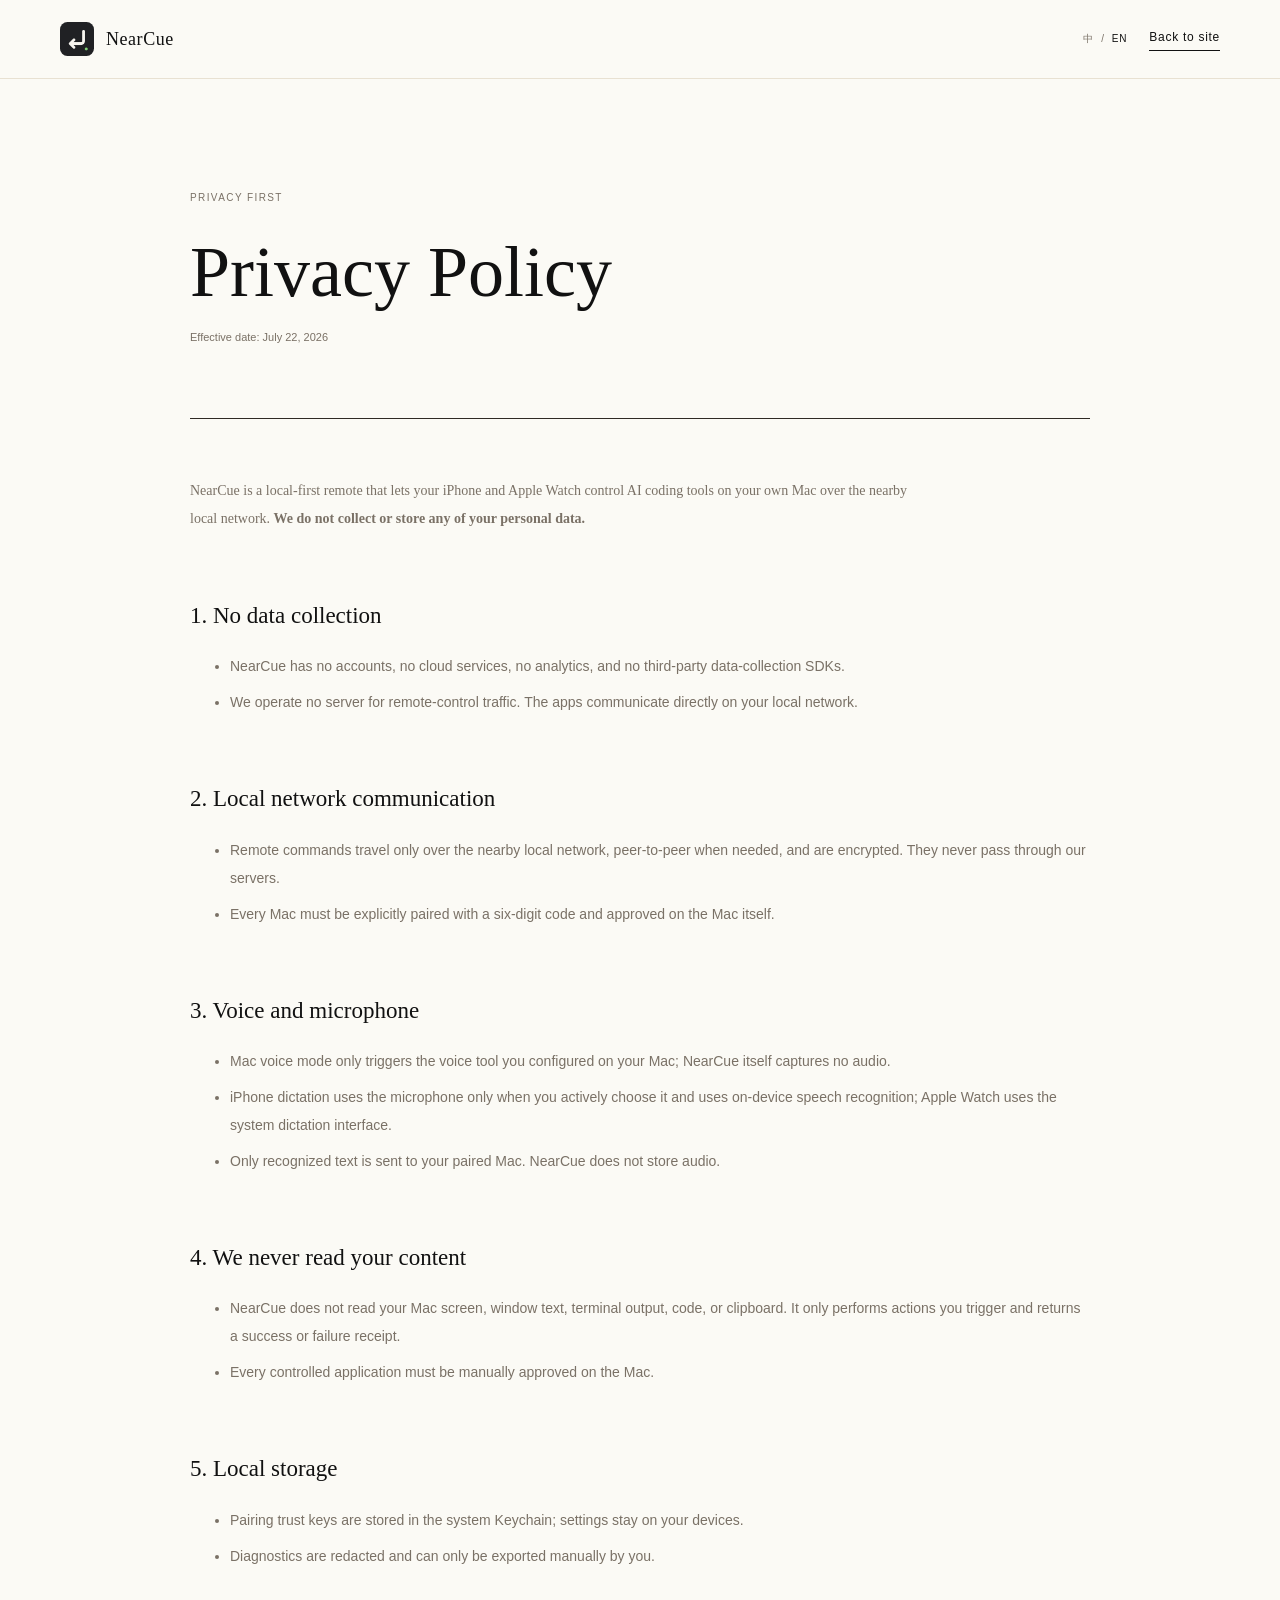
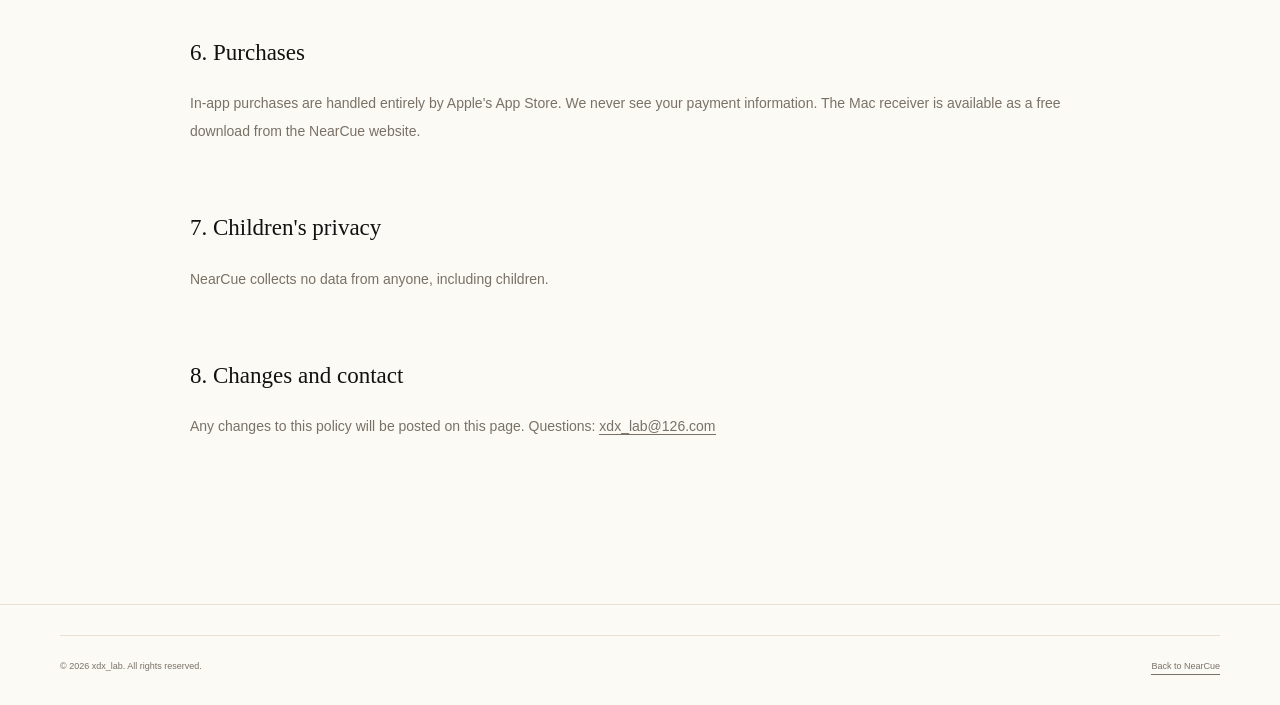
<file: privacy-en.html>
<!DOCTYPE html>
<html lang="en">
<head>
  <meta charset="utf-8">
  <meta name="viewport" content="width=device-width, initial-scale=1">
  <meta name="theme-color" content="#FBFAF5">
  <meta name="description" content="NearCue Privacy Policy. NearCue has no accounts, cloud services, or analytics SDKs. Remote-control data stays between your devices on the local network.">
  <link rel="canonical" href="https://mandandan.cn/nearcue/privacy-en.html">
  <link rel="alternate" hreflang="zh-Hans" href="https://mandandan.cn/nearcue/privacy.html">
  <link rel="alternate" hreflang="en" href="https://mandandan.cn/nearcue/privacy-en.html">
  <link rel="alternate" hreflang="x-default" href="https://mandandan.cn/nearcue/privacy-en.html">
  <link rel="icon" type="image/png" href="./assets/nearcue-icon.png">
  <script src="./language.js?v=20260722-1" data-current-language="en" data-alternate-page="./privacy.html"></script>
  <link rel="stylesheet" href="./styles.css?v=20260722-3">
  <title>NearCue Privacy Policy</title>
</head>
<body class="legal-page">
  <a class="skip-link" href="#main">Skip to main content</a>
  <header class="site-header solid-header">
    <div class="shell nav-shell">
      <a class="brand" href="./en.html"><img src="./assets/nearcue-icon.png" width="38" height="38" alt=""><span>NearCue</span></a>
      <div class="nav-actions">
        <div class="language-switch" role="group" aria-label="Language"><a href="./privacy.html" lang="zh-Hans" hreflang="zh-Hans" data-language-choice="zh-Hans">中</a><span aria-hidden="true">/</span><span aria-current="page">EN</span></div>
        <a class="nav-download" href="./en.html">Back to site</a>
      </div>
    </div>
  </header>

  <main id="main" class="legal-main shell">
    <div class="legal-hero">
      <p class="kicker">Privacy first</p>
      <h1>Privacy Policy</h1>
      <p>Effective date: July 22, 2026</p>
    </div>
    <article class="legal-card">
      <p class="legal-lead">NearCue is a local-first remote that lets your iPhone and Apple Watch control AI coding tools on your own Mac over the nearby local network. <strong>We do not collect or store any of your personal data.</strong></p>

      <h2>1. No data collection</h2>
      <ul>
        <li>NearCue has no accounts, no cloud services, no analytics, and no third-party data-collection SDKs.</li>
        <li>We operate no server for remote-control traffic. The apps communicate directly on your local network.</li>
      </ul>

      <h2>2. Local network communication</h2>
      <ul>
        <li>Remote commands travel only over the nearby local network, peer-to-peer when needed, and are encrypted. They never pass through our servers.</li>
        <li>Every Mac must be explicitly paired with a six-digit code and approved on the Mac itself.</li>
      </ul>

      <h2>3. Voice and microphone</h2>
      <ul>
        <li>Mac voice mode only triggers the voice tool you configured on your Mac; NearCue itself captures no audio.</li>
        <li>iPhone dictation uses the microphone only when you actively choose it and uses on-device speech recognition; Apple Watch uses the system dictation interface.</li>
        <li>Only recognized text is sent to your paired Mac. NearCue does not store audio.</li>
      </ul>

      <h2>4. We never read your content</h2>
      <ul>
        <li>NearCue does not read your Mac screen, window text, terminal output, code, or clipboard. It only performs actions you trigger and returns a success or failure receipt.</li>
        <li>Every controlled application must be manually approved on the Mac.</li>
      </ul>

      <h2>5. Local storage</h2>
      <ul>
        <li>Pairing trust keys are stored in the system Keychain; settings stay on your devices.</li>
        <li>Diagnostics are redacted and can only be exported manually by you.</li>
      </ul>

      <h2>6. Purchases</h2>
      <p>In-app purchases are handled entirely by Apple's App Store. We never see your payment information. The Mac receiver is available as a free download from the NearCue website.</p>

      <h2>7. Children's privacy</h2>
      <p>NearCue collects no data from anyone, including children.</p>

      <h2>8. Changes and contact</h2>
      <p>Any changes to this policy will be posted on this page. Questions: <a href="mailto:xdx_lab@126.com">xdx_lab@126.com</a></p>
    </article>
  </main>

  <footer class="site-footer legal-footer">
    <div class="shell footer-bottom"><span>© 2026 xdx_lab. All rights reserved.</span><a href="./en.html">Back to NearCue</a></div>
  </footer>
</body>
</html>
</file>
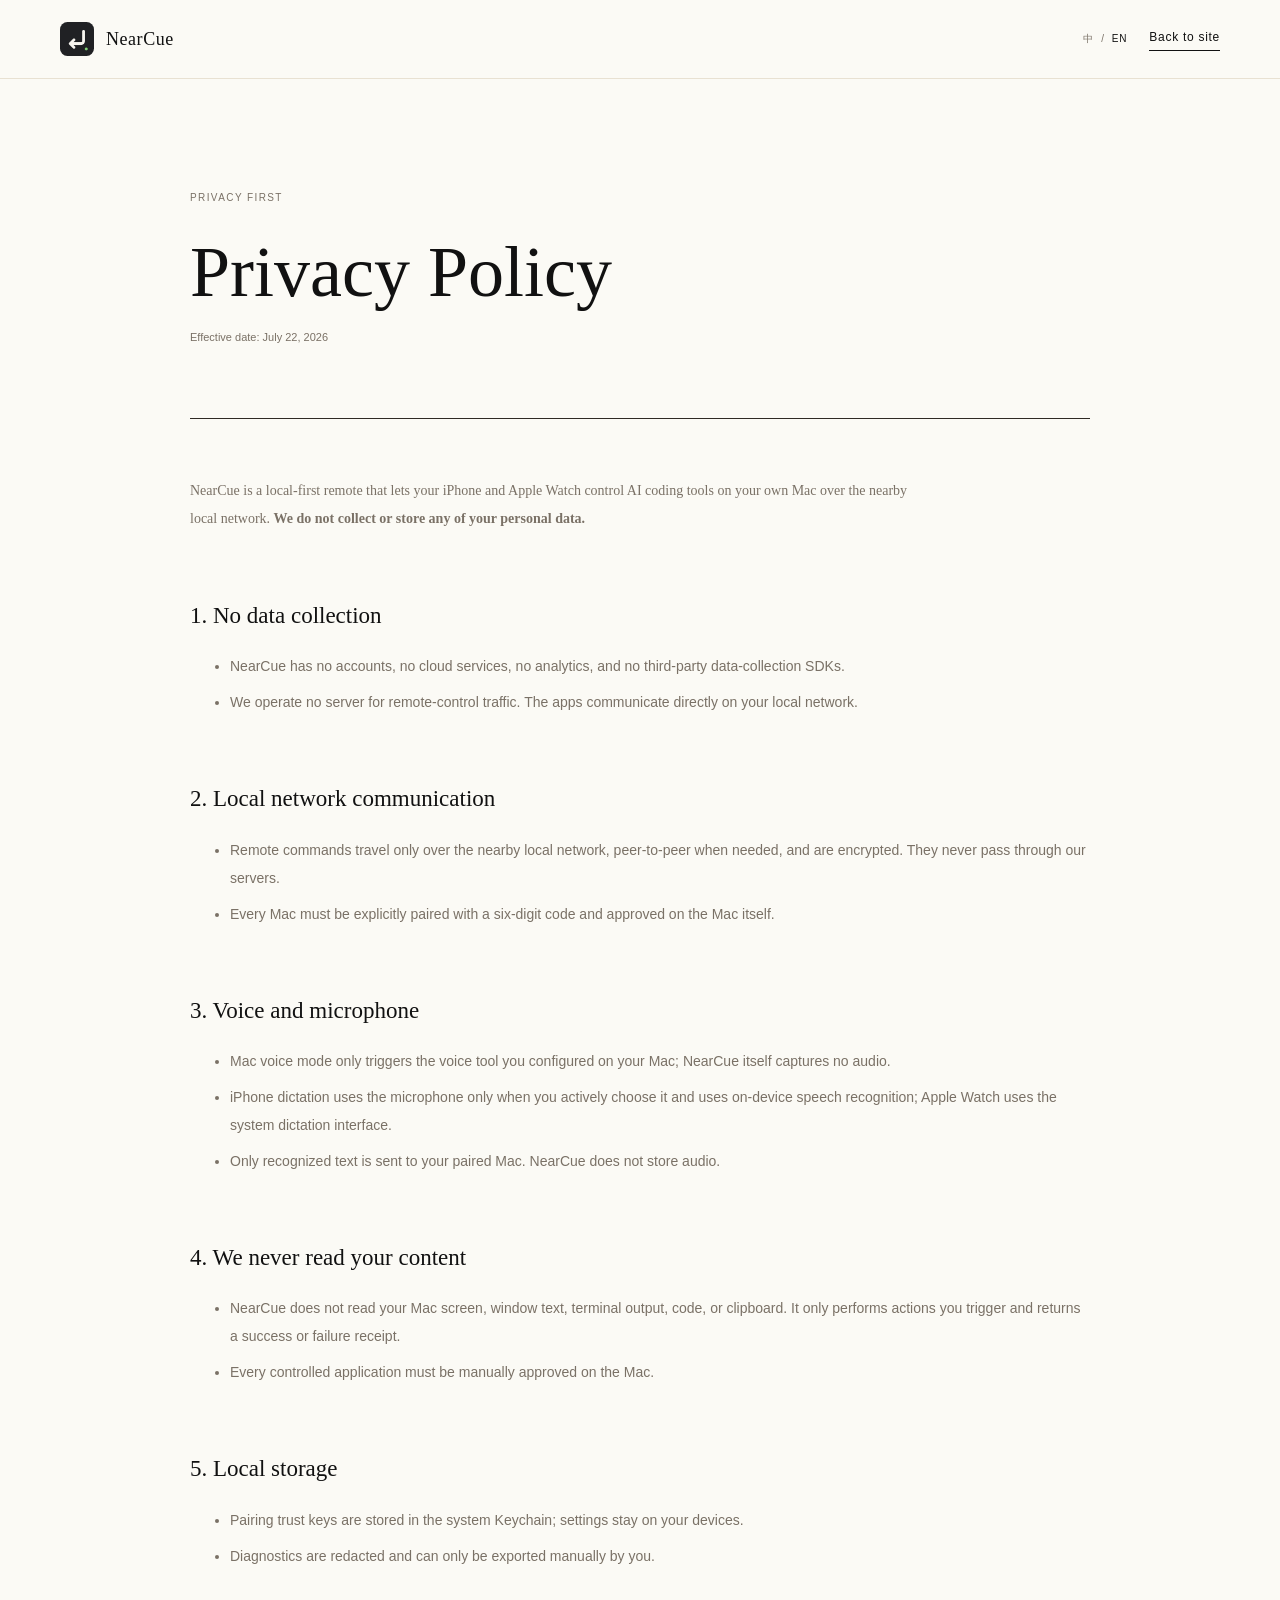
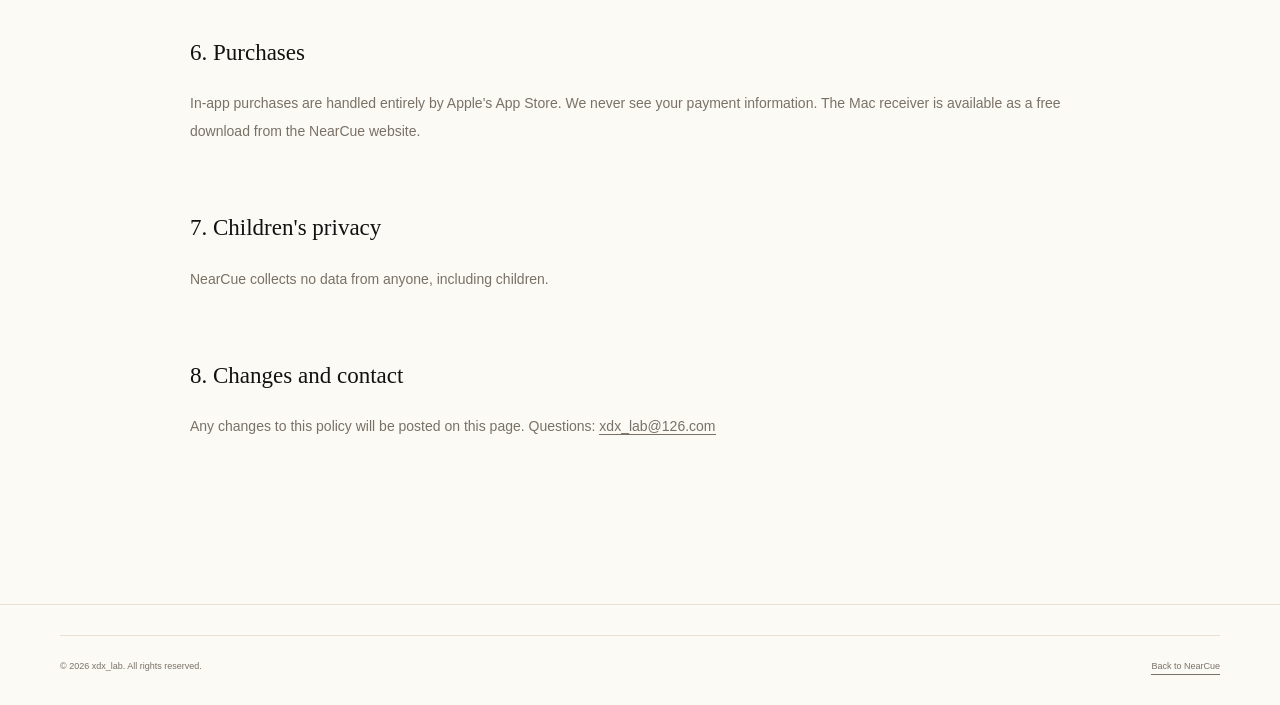
<file: privacy.html>
<!DOCTYPE html>
<html lang="zh-CN">
<head>
  <meta charset="utf-8">
  <meta name="viewport" content="width=device-width, initial-scale=1">
  <meta name="theme-color" content="#FBFAF5">
  <meta name="description" content="NearCue 隐私政策。NearCue 无账号、无云端、无分析 SDK，遥控数据只在用户设备之间的本地网络流动。">
  <link rel="canonical" href="https://mandandan.cn/nearcue/privacy.html">
  <link rel="alternate" hreflang="zh-Hans" href="https://mandandan.cn/nearcue/privacy.html">
  <link rel="alternate" hreflang="en" href="https://mandandan.cn/nearcue/privacy-en.html">
  <link rel="alternate" hreflang="x-default" href="https://mandandan.cn/nearcue/privacy-en.html">
  <link rel="icon" type="image/png" href="./assets/nearcue-icon.png">
  <script src="./language.js?v=20260722-1" data-current-language="zh-Hans" data-alternate-page="./privacy-en.html"></script>
  <link rel="stylesheet" href="./styles.css?v=20260722-3">
  <title>NearCue 隐私政策</title>
</head>
<body class="legal-page">
  <a class="skip-link" href="#main">跳到主要内容</a>
  <header class="site-header solid-header">
    <div class="shell nav-shell">
      <a class="brand" href="./index.html"><img src="./assets/nearcue-icon.png" width="38" height="38" alt=""><span>NearCue</span></a>
      <div class="nav-actions">
        <div class="language-switch" role="group" aria-label="语言切换"><span aria-current="page">中</span><span aria-hidden="true">/</span><a href="./privacy-en.html" lang="en" hreflang="en" data-language-choice="en">EN</a></div>
        <a class="nav-download" href="./index.html">返回官网</a>
      </div>
    </div>
  </header>

  <main id="main" class="legal-main shell">
    <div class="legal-hero">
      <p class="kicker">Privacy first</p>
      <h1>隐私政策</h1>
      <p>生效日期：2026 年 7 月 22 日</p>
    </div>
    <article class="legal-card">
      <p class="legal-lead">NearCue 是一款本地优先的遥控器应用，让 iPhone 与 Apple Watch 在附近本地网络内遥控你自己 Mac 上的 AI 编程工具。<strong>我们不收集、不存储你的任何个人数据。</strong></p>

      <h2>1. 我们不收集数据</h2>
      <ul>
        <li>NearCue 没有账号系统、没有云端服务、没有行为分析，也不包含任何第三方数据收集 SDK。</li>
        <li>我们没有用于处理遥控数据的服务器；应用之间只在你的本地网络内直接通信。</li>
      </ul>

      <h2>2. 本地网络通信</h2>
      <ul>
        <li>iPhone、Apple Watch 与 Mac 之间的遥控指令只经附近本地网络传输，必要时使用点对点链路，全程加密，不经过我们的服务器。</li>
        <li>每台 Mac 都需要你输入六位配对码并在 Mac 上明确批准后才能被控制。</li>
      </ul>

      <h2>3. 语音与麦克风</h2>
      <ul>
        <li>Mac 收音模式：NearCue 只远程触发你在 Mac 上自行配置的语音工具，NearCue 本身不采集音频。</li>
        <li>iPhone 听写仅在你主动操作时使用麦克风，并使用设备端语音识别；Apple Watch 使用系统听写界面。</li>
        <li>两种方式都只把识别出的文字发送到你已配对的 Mac，NearCue 不保存音频。</li>
      </ul>

      <h2>4. 我们不读取你的内容</h2>
      <ul>
        <li>NearCue 不读取 Mac 的屏幕、窗口文字、终端输出、代码或剪贴板，只执行你主动触发的动作并返回成功或失败回执。</li>
        <li>每个受控应用都需要你在 Mac 上手动批准。</li>
      </ul>

      <h2>5. 本地存储</h2>
      <ul>
        <li>配对信任密钥保存在系统钥匙串（Keychain），控制配置保存在设备本地。</li>
        <li>诊断信息经过脱敏，且只能由你手动导出。</li>
      </ul>

      <h2>6. 购买</h2>
      <p>应用内购买完全由 Apple 的 App Store 处理，我们无法接触你的支付信息。Mac 接收端可从 NearCue 官网免费下载。</p>

      <h2>7. 儿童隐私</h2>
      <p>NearCue 不收集任何人的数据，也不收集儿童数据。</p>

      <h2>8. 政策变更与联系方式</h2>
      <p>如本政策发生变更，我们会在此页面更新。任何疑问请联系：<a href="mailto:xdx_lab@126.com">xdx_lab@126.com</a></p>

    </article>
  </main>

  <footer class="site-footer legal-footer">
    <div class="shell footer-bottom"><span>© 2026 xdx_lab. 保留所有权利。</span><a href="./index.html">返回 NearCue 官网</a></div>
  </footer>
</body>
</html>
</file>
<file: styles.css>
:root {
  color-scheme: light;
  --background: #FBFAF5;
  --surface: #FFFFFF;
  --text: #111111;
  --ink: #2F2A24;
  --muted: #7A7166;
  --paper: #E8E1D2;
  --warm-gray: #C7B299;
  --app-icon-radius: 22%;
  --download-control-radius: 9px;
  --shell: min(1160px, calc(100% - 64px));
  --serif: "Noto Serif SC", "Songti SC", STSong, "Yu Mincho", serif;
  --sans: "Noto Sans SC", "PingFang SC", Inter, -apple-system, BlinkMacSystemFont, sans-serif;
}

html[lang="en"] {
  --serif: "Iowan Old Style", Baskerville, "Times New Roman", serif;
  --sans: Inter, -apple-system, BlinkMacSystemFont, "Helvetica Neue", Arial, sans-serif;
}

* { box-sizing: border-box; }
html { scroll-behavior: smooth; }
body {
  margin: 0;
  color: var(--text);
  background: var(--background);
  font-family: var(--sans);
  font-size: 16px;
  font-weight: 400;
  line-height: 1.8;
  -webkit-font-smoothing: antialiased;
  text-rendering: optimizeLegibility;
}
a { color: inherit; text-decoration: none; }
img { display: block; max-width: 100%; }
.shell { width: var(--shell); margin-inline: auto; }
.skip-link { position: fixed; top: 12px; left: 12px; z-index: 100; padding: 9px 14px; color: var(--surface); background: var(--ink); transform: translateY(-160%); }
.skip-link:focus { transform: translateY(0); }
:focus-visible { outline: 2px solid var(--warm-gray); outline-offset: 5px; }

.site-header {
  border-bottom: 1px solid var(--paper);
  background: var(--background);
}
.nav-shell { min-height: 78px; display: flex; align-items: center; gap: 44px; }
.brand { display: inline-flex; align-items: center; gap: 12px; font-family: var(--serif); font-size: 18px; font-weight: 500; letter-spacing: .03em; }
.brand img { width: 34px; height: 34px; border-radius: var(--app-icon-radius); }
.nav-links { display: flex; align-items: center; gap: 32px; margin-left: auto; color: var(--muted); font-size: 12px; letter-spacing: .06em; }
.nav-links a, .footer-links a, .text-link, .principles-note a { transition: color .2s ease; }
.nav-links a:hover, .footer-links a:hover, .text-link:hover, .principles-note a:hover { color: var(--text); }
.nav-actions { display: flex; align-items: center; gap: 22px; margin-left: auto; }
.nav-links + .nav-actions { margin-left: 0; }
.language-switch { display: inline-flex; align-items: center; gap: 7px; color: var(--muted); font-size: 10px; letter-spacing: .08em; white-space: nowrap; }
.language-switch [aria-current="page"] { color: var(--text); }
.language-switch a { transition: color .2s ease; }
.language-switch a:hover { color: var(--text); }
.nav-download { padding-bottom: 2px; border-bottom: 1px solid var(--text); font-size: 12px; letter-spacing: .06em; }

.hero { padding: 36px 0 0; }
.hero-meta { display: flex; justify-content: space-between; padding-bottom: 22px; border-bottom: 1px solid var(--paper); color: var(--muted); font-size: 10px; letter-spacing: .14em; text-transform: uppercase; }
.hero-copy { max-width: 900px; padding: 132px 0 122px; }
.eyebrow, .section-label { margin: 0; color: var(--muted); font-size: 11px; font-weight: 400; letter-spacing: .14em; text-transform: uppercase; }
.hero h1 {
  margin: 24px 0 38px;
  font-family: var(--serif);
  font-size: clamp(54px, 7.4vw, 92px);
  font-weight: 500;
  letter-spacing: .01em;
  line-height: 1.24;
}
.hero-lead { max-width: 590px; margin: 0; color: var(--muted); font-size: 17px; line-height: 2; }
.hero-actions { display: flex; align-items: center; gap: 18px; margin-top: 46px; }
.app-store-link { display: inline-flex; transition: opacity .2s ease; }
.app-store-link:hover { opacity: .74; }
.app-store-link img { width: auto; height: 56px; border-radius: var(--download-control-radius); }
.button { min-height: 56px; display: inline-flex; align-items: center; justify-content: space-between; gap: 38px; padding: 0 22px; border: 1px solid var(--ink); border-radius: var(--download-control-radius); font-size: 13px; letter-spacing: .04em; transition: color .2s ease, background .2s ease; }
.button-ink { color: var(--surface); background: var(--ink); }
.button-ink:hover { color: var(--ink); background: var(--surface); }

.hero-map {
  position: relative;
  display: grid;
  grid-template-columns: 1fr minmax(90px, .7fr) 190px minmax(90px, .7fr) 1fr;
  align-items: center;
  min-height: 380px;
  padding: 54px 0;
  border-top: 1px solid var(--paper);
  border-bottom: 1px solid var(--paper);
}
.map-node { display: flex; flex-direction: column; align-items: flex-start; }
.map-node-end { align-items: flex-end; text-align: right; }
.map-number { margin-bottom: 42px; color: var(--warm-gray); font-family: var(--serif); font-size: 12px; }
.map-node strong { font-family: var(--serif); font-size: 24px; font-weight: 500; letter-spacing: .04em; }
.map-node small, .map-center small { margin-top: 6px; color: var(--muted); font-size: 11px; letter-spacing: .08em; }
.map-line { padding: 0 18px; }
.map-line span { display: block; width: 100%; height: 1px; background: var(--warm-gray); }
.map-center { display: flex; flex-direction: column; align-items: center; }
.map-center img { width: 72px; height: 72px; border-radius: var(--app-icon-radius); }
.watch-note { position: absolute; left: 50%; bottom: 52px; transform: translateX(-50%); color: var(--muted); font-size: 10px; letter-spacing: .06em; white-space: nowrap; }
.watch-note span { margin-right: 8px; color: var(--warm-gray); font-family: var(--serif); }
.hero-foot { display: flex; align-items: center; justify-content: space-between; gap: 40px; padding: 26px 0 50px; }
.hero-foot p { margin: 0; font-family: var(--serif); font-size: 14px; }
.hero-foot div { display: flex; gap: 24px; color: var(--muted); font-size: 10px; letter-spacing: .06em; }

.facts { border-top: 1px solid var(--paper); border-bottom: 1px solid var(--paper); background: var(--surface); }
.facts-grid { display: grid; grid-template-columns: repeat(4, 1fr); }
.facts-grid div { padding: 40px 30px; border-right: 1px solid var(--paper); }
.facts-grid div:first-child { padding-left: 0; }
.facts-grid div:last-child { border-right: 0; }
.facts-grid span { display: block; color: var(--warm-gray); font-family: var(--serif); font-size: 11px; }
.facts-grid strong { display: block; margin-top: 42px; font-family: var(--serif); font-size: 22px; font-weight: 500; }
.facts-grid p { margin: 5px 0 0; color: var(--muted); font-size: 11px; }

.section { padding: 150px 0; }
.editorial-grid, .faq-layout { display: grid; grid-template-columns: .75fr 1.25fr; gap: 120px; }
.section-heading { max-width: 470px; }
.section-heading h2 {
  margin: 26px 0 30px;
  font-family: var(--serif);
  font-size: clamp(42px, 5vw, 64px);
  font-weight: 500;
  letter-spacing: .01em;
  line-height: 1.38;
}
.section-heading > p:last-child { margin: 0; color: var(--muted); font-size: 14px; line-height: 2; }
.section-heading-wide { max-width: 760px; margin-bottom: 80px; }

.feature-list { border-top: 1px solid var(--ink); }
.feature-row { display: grid; grid-template-columns: 54px 1fr 50px; align-items: start; gap: 22px; min-height: 180px; padding: 34px 0; border-bottom: 1px solid var(--paper); }
.feature-number { color: var(--warm-gray); font-family: var(--serif); font-size: 12px; }
.feature-row h3 { margin: -5px 0 12px; font-family: var(--serif); font-size: 24px; font-weight: 500; }
.feature-row p { max-width: 480px; margin: 0; color: var(--muted); font-size: 13px; line-height: 1.9; }
.feature-mark { justify-self: end; color: var(--paper); font-family: var(--serif); font-size: 28px; font-weight: 500; }

.principles-section { color: var(--surface); background: var(--ink); }
.principles-top { display: flex; justify-content: space-between; padding-bottom: 28px; border-bottom: 1px solid var(--muted); }
.principles-top .section-label, .principles-top > p:last-child { color: var(--paper); }
.principles-top > p:last-child { margin: 0; font-size: 11px; letter-spacing: .08em; }
.principles-statement { padding: 112px 0 120px; }
.principles-statement p { margin: 0; font-family: var(--serif); font-size: clamp(42px, 6vw, 76px); font-weight: 500; line-height: 1.55; }
.principles-statement p:nth-child(2) { padding-left: 15%; color: var(--paper); }
.principles-statement p:nth-child(3) { padding-left: 30%; color: var(--warm-gray); }
.principles-note { display: grid; grid-template-columns: 1fr auto; gap: 80px; align-items: end; padding-top: 34px; border-top: 1px solid var(--muted); }
.principles-note p { max-width: 600px; margin: 0; color: var(--paper); font-size: 13px; line-height: 2; }
.principles-note a { padding-bottom: 2px; border-bottom: 1px solid var(--paper); color: var(--paper); font-size: 12px; }

.setup-section { background: var(--surface); }
.steps { margin: 0; padding: 0; border-top: 1px solid var(--ink); list-style: none; }
.steps li { display: grid; grid-template-columns: 170px 1fr; gap: 60px; min-height: 240px; padding: 46px 0; border-bottom: 1px solid var(--paper); }
.step-number { color: var(--paper); font-family: var(--serif); font-size: 78px; font-weight: 500; line-height: 1; }
.steps h3 { margin: 5px 0 18px; font-family: var(--serif); font-size: 27px; font-weight: 500; }
.steps p { max-width: 600px; margin: 0; color: var(--muted); font-size: 14px; }
.permission-note { display: grid; grid-template-columns: 170px 1fr; gap: 60px; margin-top: 64px; padding: 28px 0; border-top: 1px solid var(--warm-gray); border-bottom: 1px solid var(--warm-gray); }
.permission-note span { color: var(--ink); font-family: var(--serif); font-size: 13px; }
.permission-note p { max-width: 680px; margin: 0; color: var(--muted); font-size: 12px; }

.download-section { border-top: 1px solid var(--paper); }
.download-grid { display: grid; grid-template-columns: 1fr 1fr; border-top: 1px solid var(--ink); }
.download-item { padding: 44px 50px 0 0; }
.download-item + .download-item { padding-right: 0; padding-left: 50px; border-left: 1px solid var(--paper); }
.download-head { display: flex; align-items: flex-start; justify-content: space-between; min-height: 126px; }
.download-head > span { color: var(--warm-gray); font-family: var(--serif); font-size: 12px; }
.download-head img { width: 58px; height: 58px; border-radius: var(--app-icon-radius); }
.download-platform { margin: 0 0 12px !important; color: var(--muted) !important; font-size: 10px !important; letter-spacing: .12em; text-transform: uppercase; }
.download-body h3 { margin: 0; font-family: var(--serif); font-size: 29px; font-weight: 500; }
.download-body > p { min-height: 62px; margin: 18px 0 30px; color: var(--muted); font-size: 13px; }
.download-body > small { display: block; margin-top: 22px; color: var(--muted); font-size: 10px; }
.download-body > small a { border-bottom: 1px solid var(--muted); }

.faq-section { border-top: 1px solid var(--paper); background: var(--surface); }
.faq-list { border-top: 1px solid var(--ink); }
.faq-list details { border-bottom: 1px solid var(--paper); }
.faq-list summary { display: flex; align-items: center; justify-content: space-between; gap: 28px; padding: 30px 0; cursor: pointer; list-style: none; font-family: var(--serif); font-size: 18px; }
.faq-list summary::-webkit-details-marker { display: none; }
.faq-list summary span { color: var(--warm-gray); font-family: var(--sans); font-size: 18px; font-weight: 300; transition: transform .2s ease; }
.faq-list details[open] summary span { transform: rotate(45deg); }
.faq-list details p { max-width: 620px; margin: -7px 0 30px; padding-right: 46px; color: var(--muted); font-size: 13px; line-height: 2; }
.text-link { display: inline-flex; gap: 10px; margin-top: 28px; padding-bottom: 2px; border-bottom: 1px solid var(--muted); color: var(--muted); font-size: 12px; }

.site-footer { padding: 76px 0 30px; border-top: 1px solid var(--paper); }
.footer-main { display: flex; align-items: flex-start; justify-content: space-between; gap: 60px; padding-bottom: 70px; }
.footer-main p { margin: 18px 0 0; color: var(--muted); font-family: var(--serif); font-size: 13px; }
.footer-links { display: flex; gap: 28px; color: var(--muted); font-size: 11px; }
.footer-bottom { display: flex; align-items: flex-start; justify-content: space-between; gap: 40px; padding-top: 22px; border-top: 1px solid var(--paper); color: var(--muted); font-size: 9px; }
.footer-bottom span:last-child { max-width: 620px; text-align: right; }

.legal-page { background: var(--background); }
.solid-header { background: var(--background); }
.legal-main { max-width: 900px; padding: 110px 0 150px; }
.legal-hero { margin-bottom: 70px; }
.legal-hero .kicker { margin: 0 0 20px; color: var(--muted); font-size: 10px; letter-spacing: .14em; text-transform: uppercase; }
.legal-hero h1 { margin: 0; font-family: var(--serif); font-size: clamp(48px, 7vw, 72px); font-weight: 500; line-height: 1.25; }
.legal-hero > p:last-child { color: var(--muted); font-size: 11px; }
.legal-card { padding-top: 58px; border-top: 1px solid var(--ink); }
.legal-lead { max-width: 720px; margin-top: 0; font-family: var(--serif); font-size: 18px; line-height: 2; }
.legal-card h2 { margin: 62px 0 16px; font-family: var(--serif); font-size: 23px; font-weight: 500; }
.legal-card p, .legal-card li { color: var(--muted); font-size: 14px; line-height: 2; }
.legal-card li { margin: 8px 0; }
.legal-card a { border-bottom: 1px solid var(--muted); }
.legal-card hr { margin: 100px 0; border: 0; border-top: 1px solid var(--paper); }
.english-legal-heading { margin-bottom: 54px; }
.legal-footer { padding-top: 30px; }
.legal-footer a { border-bottom: 1px solid var(--muted); }

@media (max-width: 900px) {
  .editorial-grid, .faq-layout { grid-template-columns: 1fr; gap: 72px; }
  .section-heading { max-width: 680px; }
  .principles-statement p:nth-child(2) { padding-left: 8%; }
  .principles-statement p:nth-child(3) { padding-left: 16%; }
}

@media (max-width: 720px) {
  :root { --shell: min(100% - 36px, 1160px); }
  .nav-shell { min-height: 68px; }
  .nav-links { display: none; }
  .nav-actions { gap: 16px; margin-left: auto; }
  .nav-download { font-size: 10px; }
  .hero { padding-top: 22px; }
  .hero-meta { gap: 20px; font-size: 8px; }
  .hero-copy { padding: 88px 0 90px; }
  .hero h1 { font-size: 48px; line-height: 1.35; }
  .hero-lead { font-size: 15px; }
  .hero-actions { align-items: flex-start; flex-direction: column; }
  .hero-map { grid-template-columns: 1fr; gap: 28px; min-height: auto; padding: 48px 0 74px; }
  .map-node, .map-node-end { align-items: center; text-align: center; }
  .map-number { margin-bottom: 12px; }
  .map-line { width: 1px; height: 46px; margin: 0 auto; padding: 0; background: var(--warm-gray); }
  .map-line span { display: none; }
  .watch-note { bottom: 24px; }
  .hero-foot { align-items: flex-start; flex-direction: column; gap: 18px; }
  .hero-foot div { flex-wrap: wrap; gap: 12px 18px; }
  .facts-grid { grid-template-columns: 1fr 1fr; }
  .facts-grid div, .facts-grid div:first-child { padding: 28px 20px; }
  .facts-grid div:nth-child(2) { border-right: 0; }
  .facts-grid div:nth-child(-n+2) { border-bottom: 1px solid var(--paper); }
  .facts-grid strong { margin-top: 30px; }
  .section { padding: 100px 0; }
  .section-heading h2 { font-size: 42px; }
  .section-heading-wide { margin-bottom: 58px; }
  .feature-row { grid-template-columns: 38px 1fr; min-height: 166px; }
  .feature-mark { display: none; }
  .principles-statement { padding: 82px 0 90px; }
  .principles-statement p { font-size: 38px; }
  .principles-statement p:nth-child(2), .principles-statement p:nth-child(3) { padding-left: 0; }
  .principles-note { grid-template-columns: 1fr; gap: 34px; }
  .principles-note a { justify-self: start; }
  .steps li { grid-template-columns: 78px 1fr; gap: 20px; min-height: 210px; }
  .step-number { font-size: 50px; }
  .permission-note { grid-template-columns: 1fr; gap: 14px; }
  .download-grid { grid-template-columns: 1fr; }
  .download-item { padding: 38px 0 58px; }
  .download-item + .download-item { padding: 58px 0 0; border-top: 1px solid var(--paper); border-left: 0; }
  .download-body > p { min-height: auto; }
  .footer-main { flex-direction: column; }
  .footer-links { flex-wrap: wrap; }
  .footer-bottom { flex-direction: column; gap: 12px; }
  .footer-bottom span:last-child { text-align: left; }
  .legal-main { padding: 80px 0 110px; }
  .legal-card { padding-top: 40px; }
}

@media (prefers-reduced-motion: reduce) {
  html { scroll-behavior: auto; }
  *, *::before, *::after { transition-duration: .01ms !important; }
}
</file>
